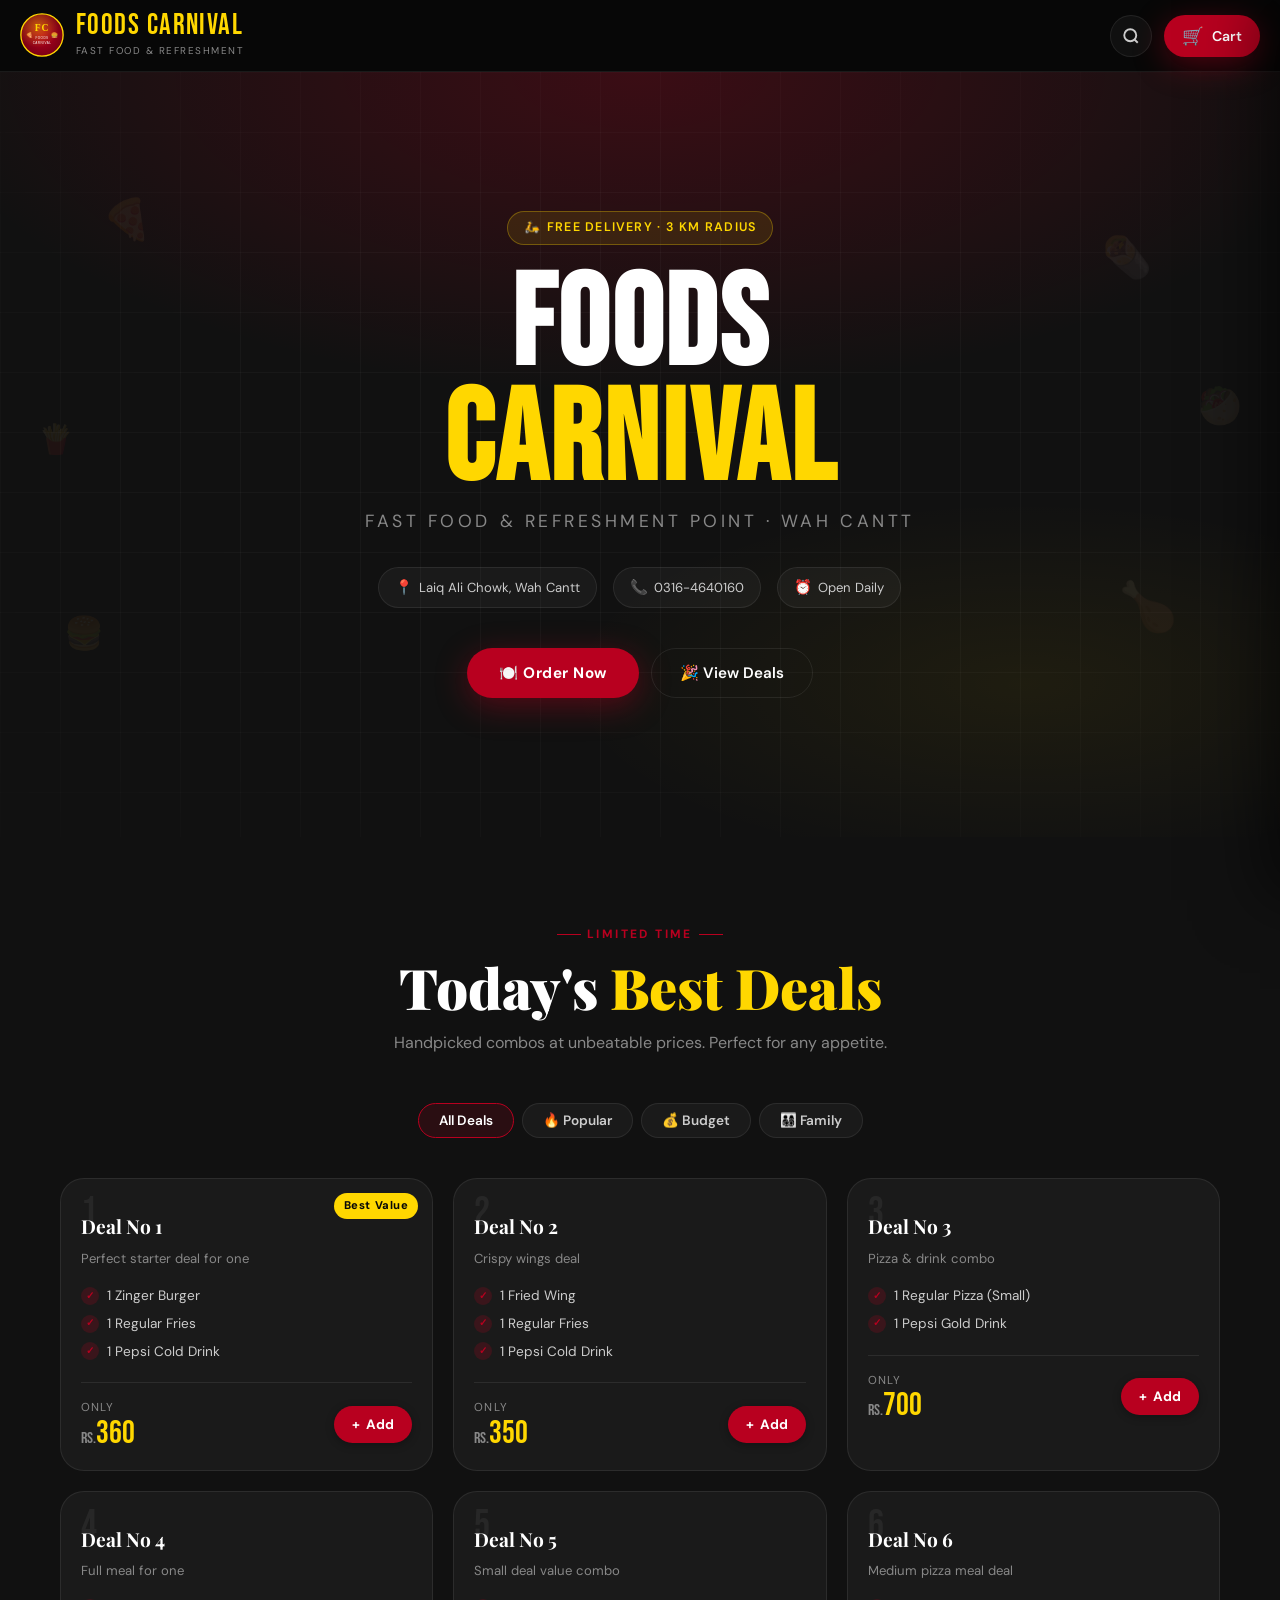
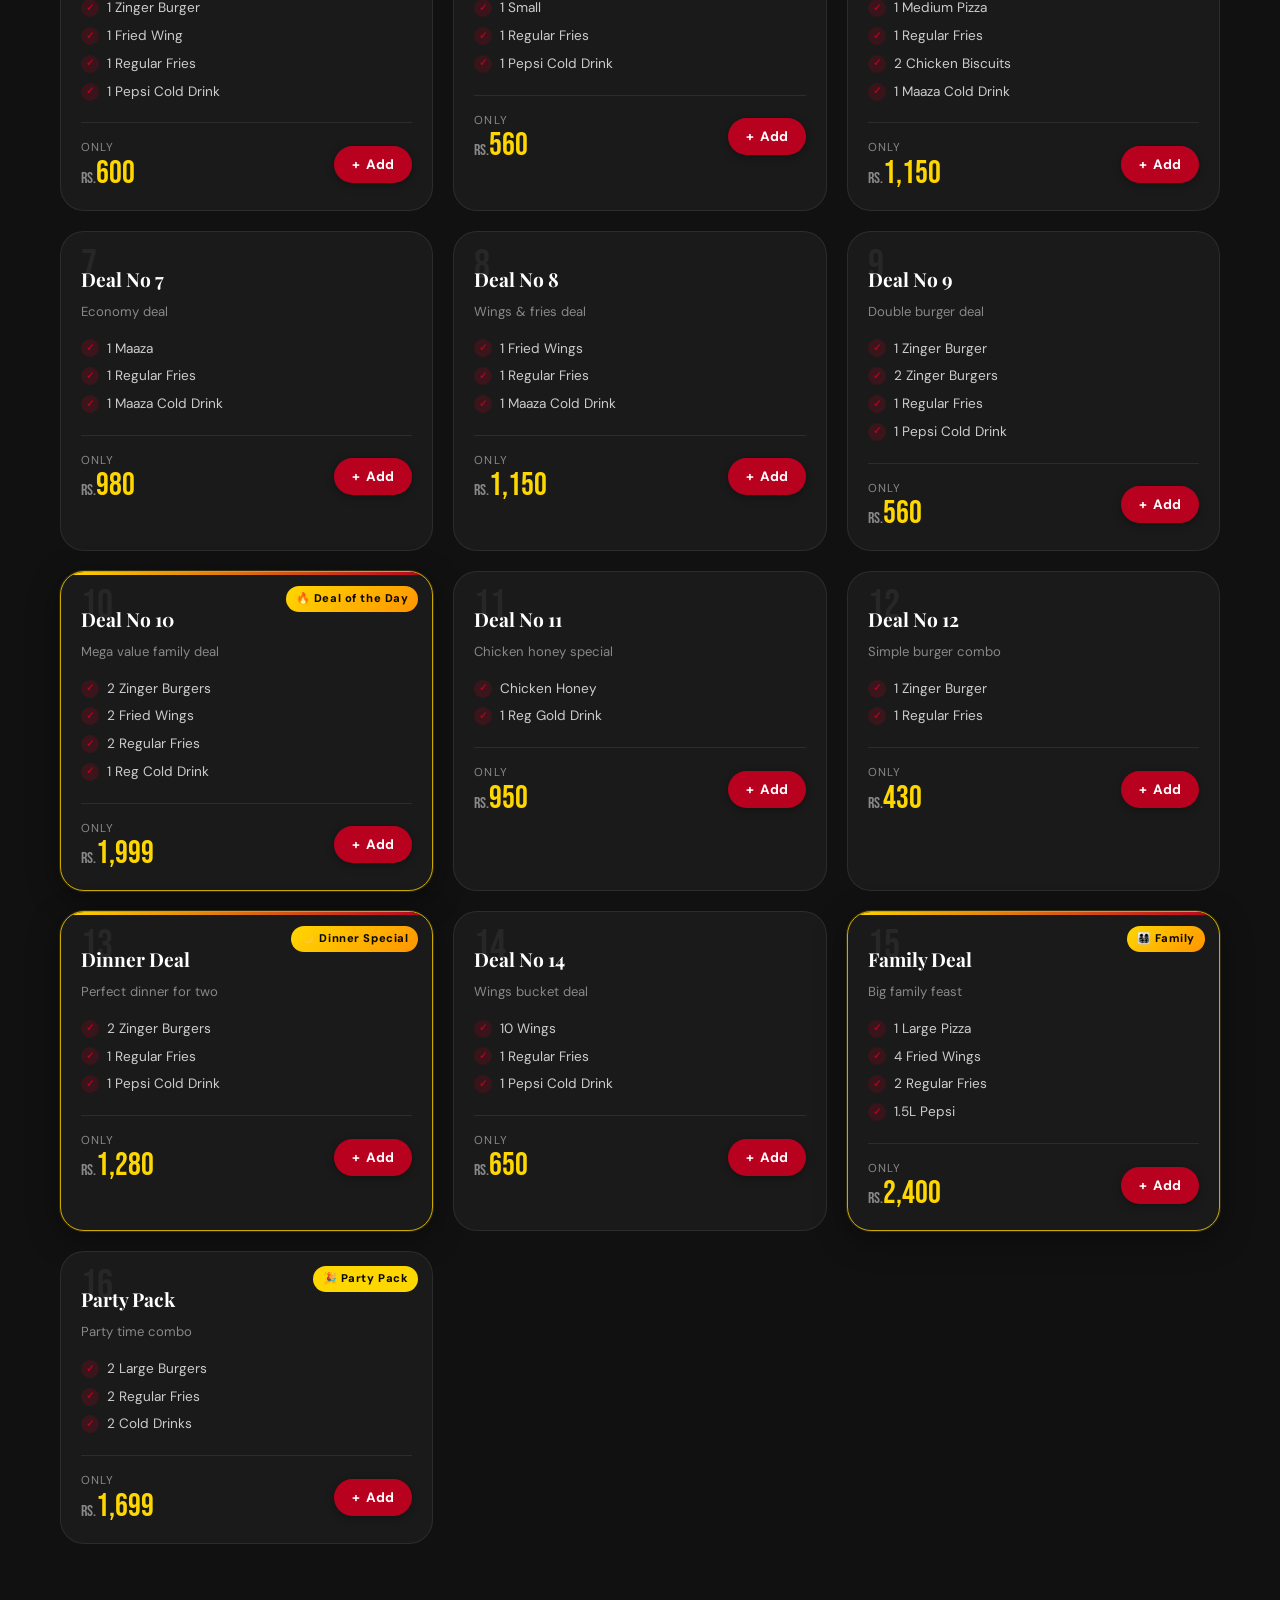
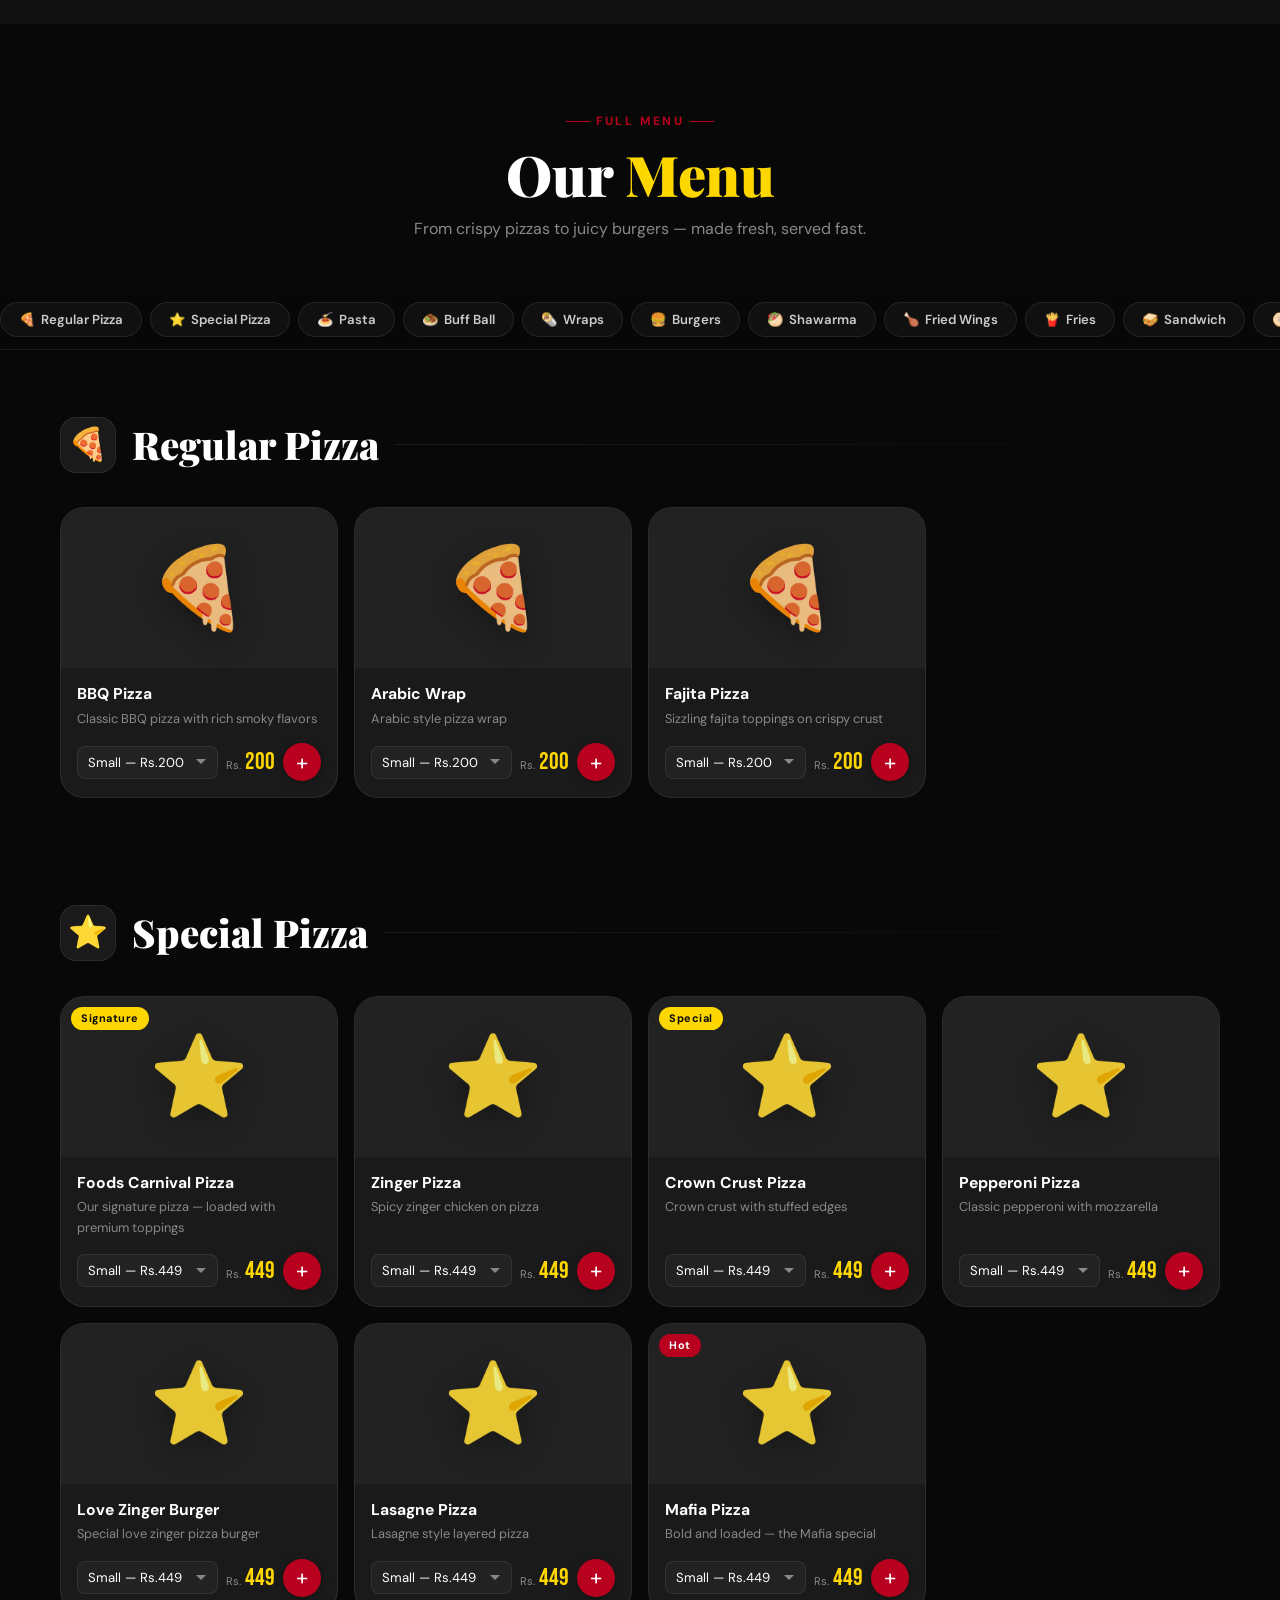
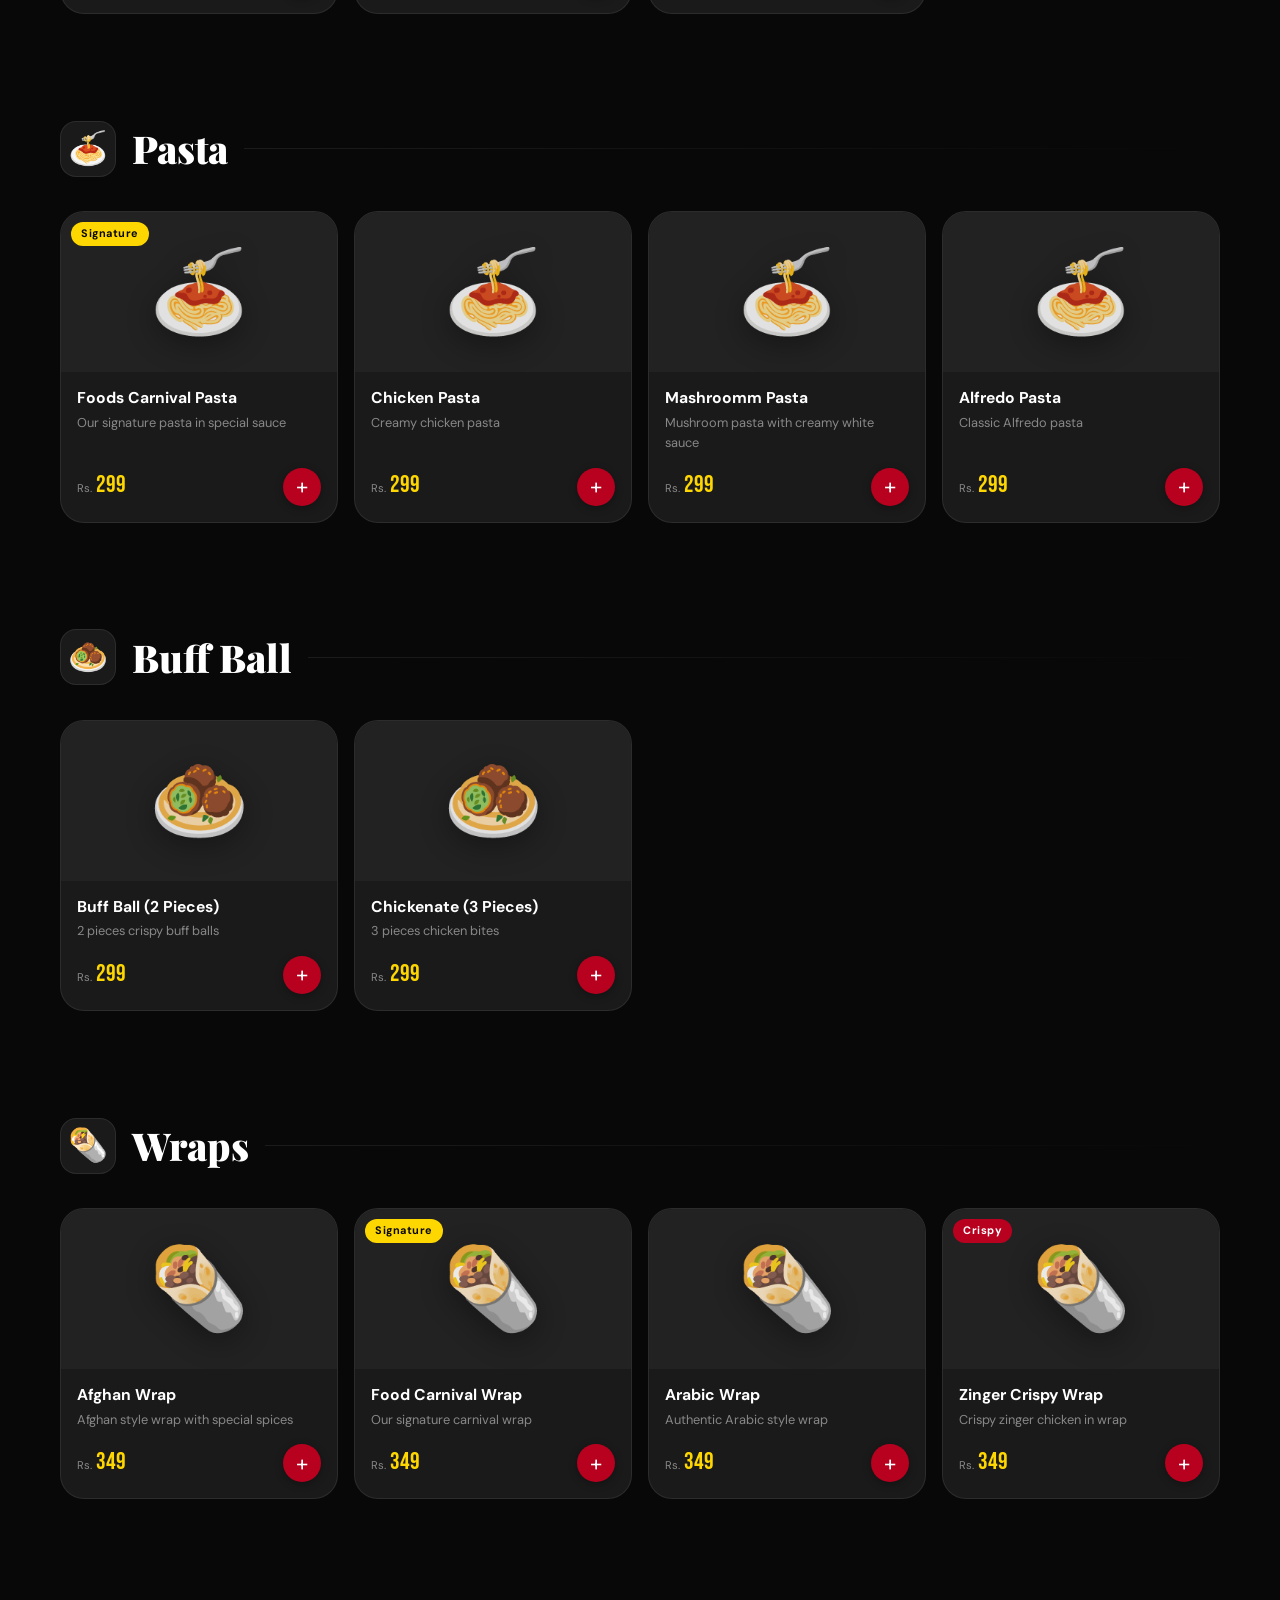
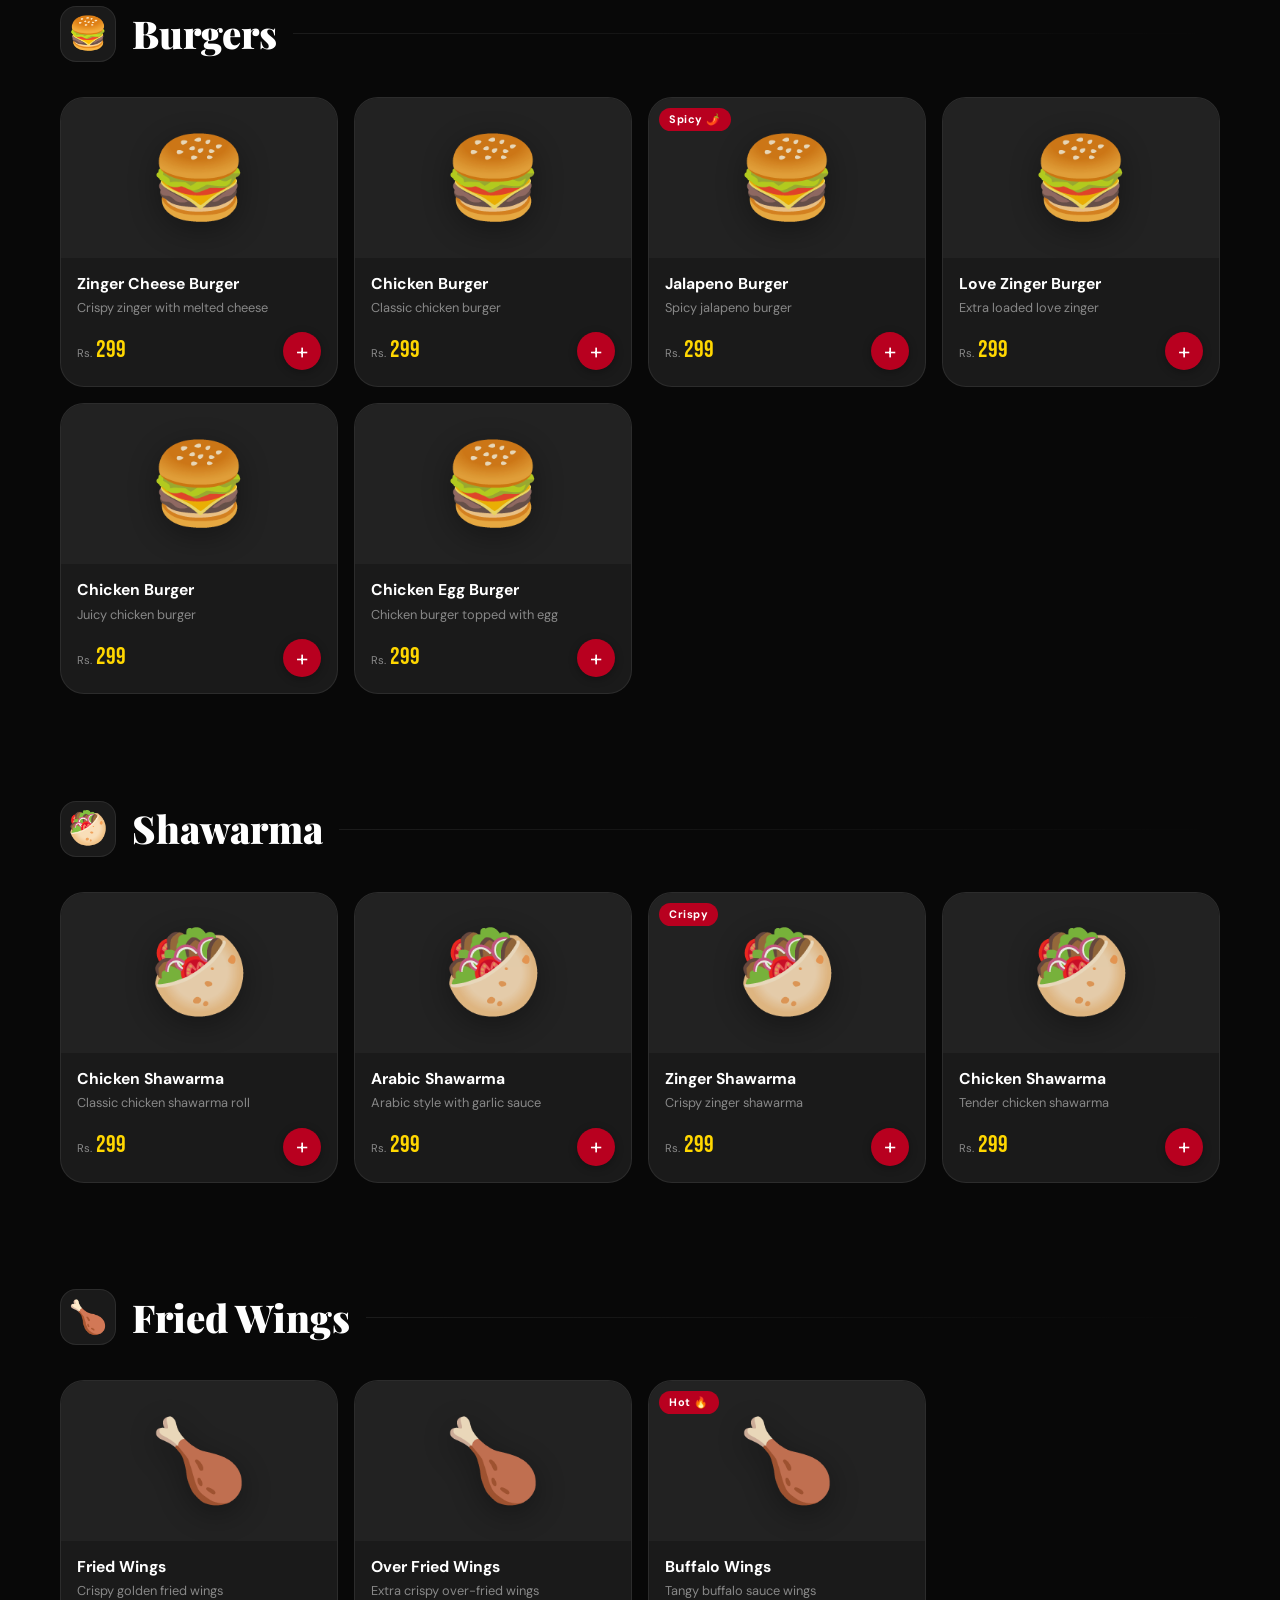
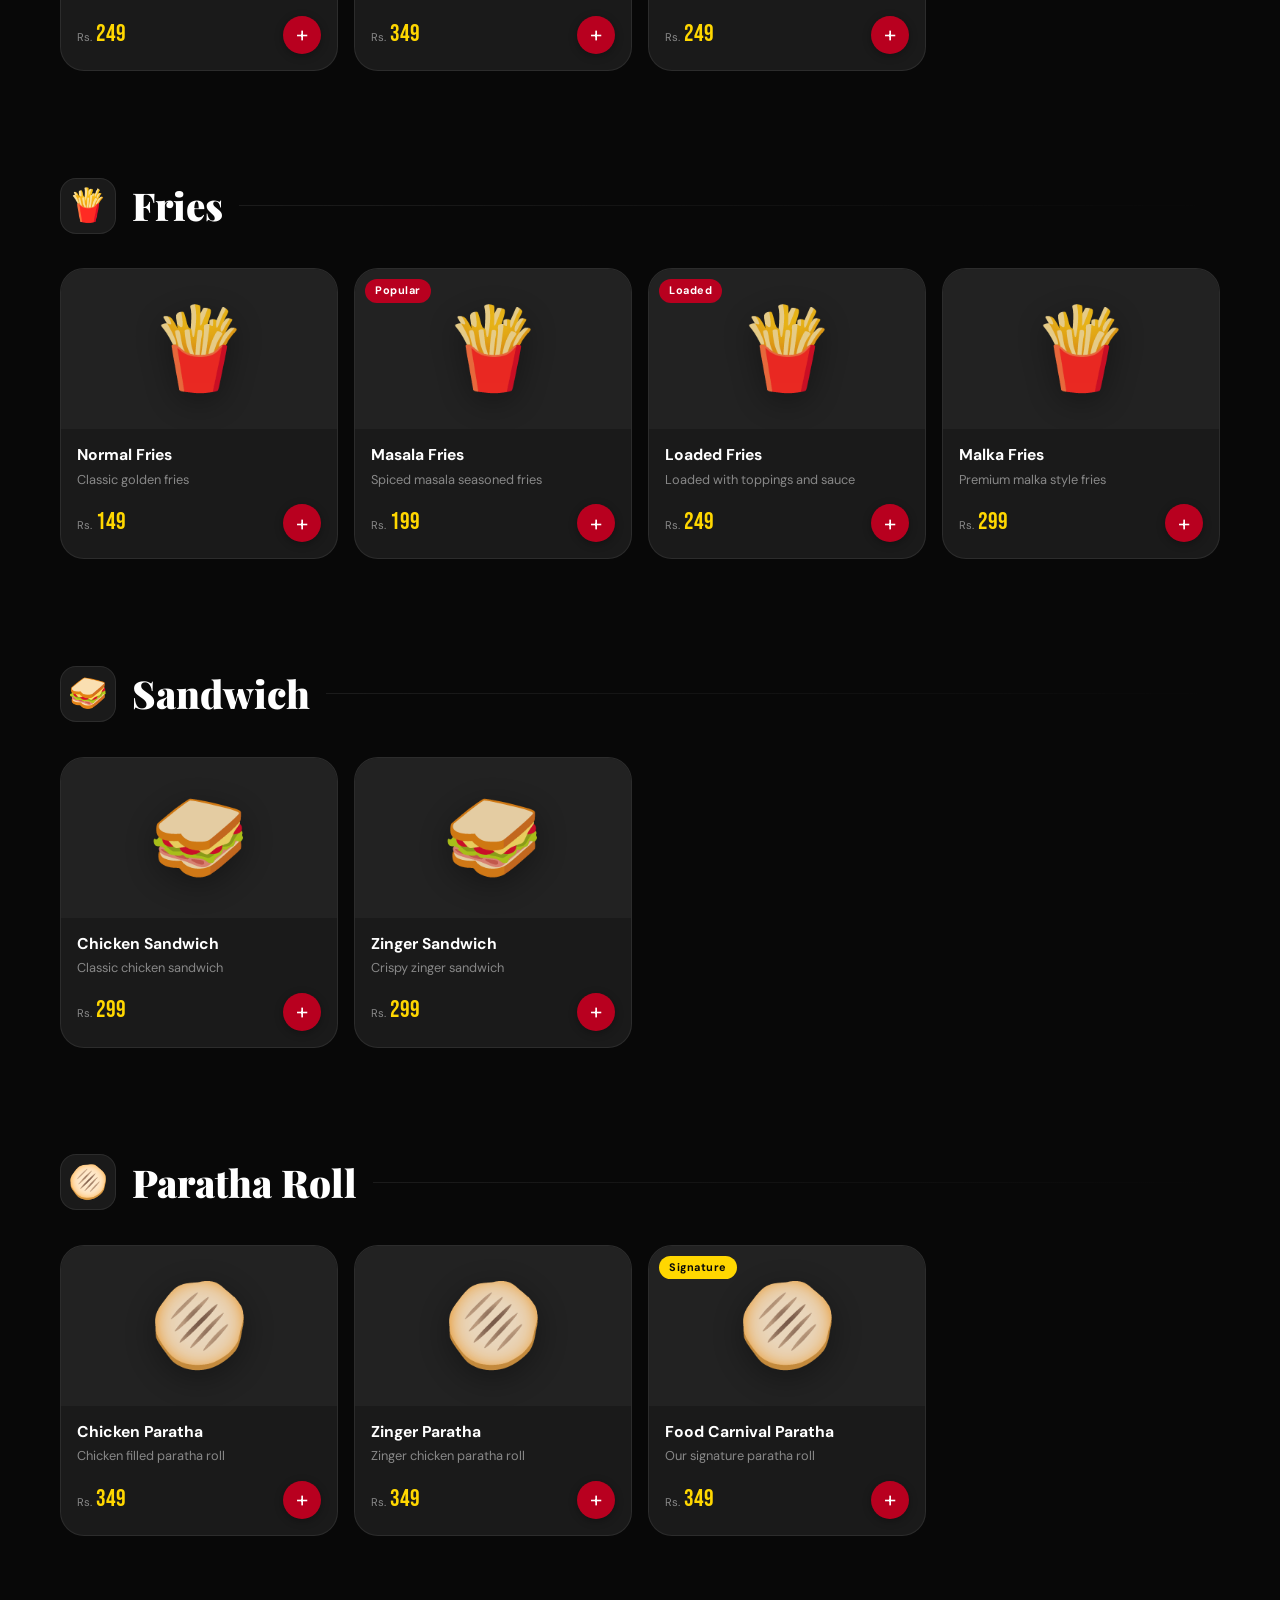
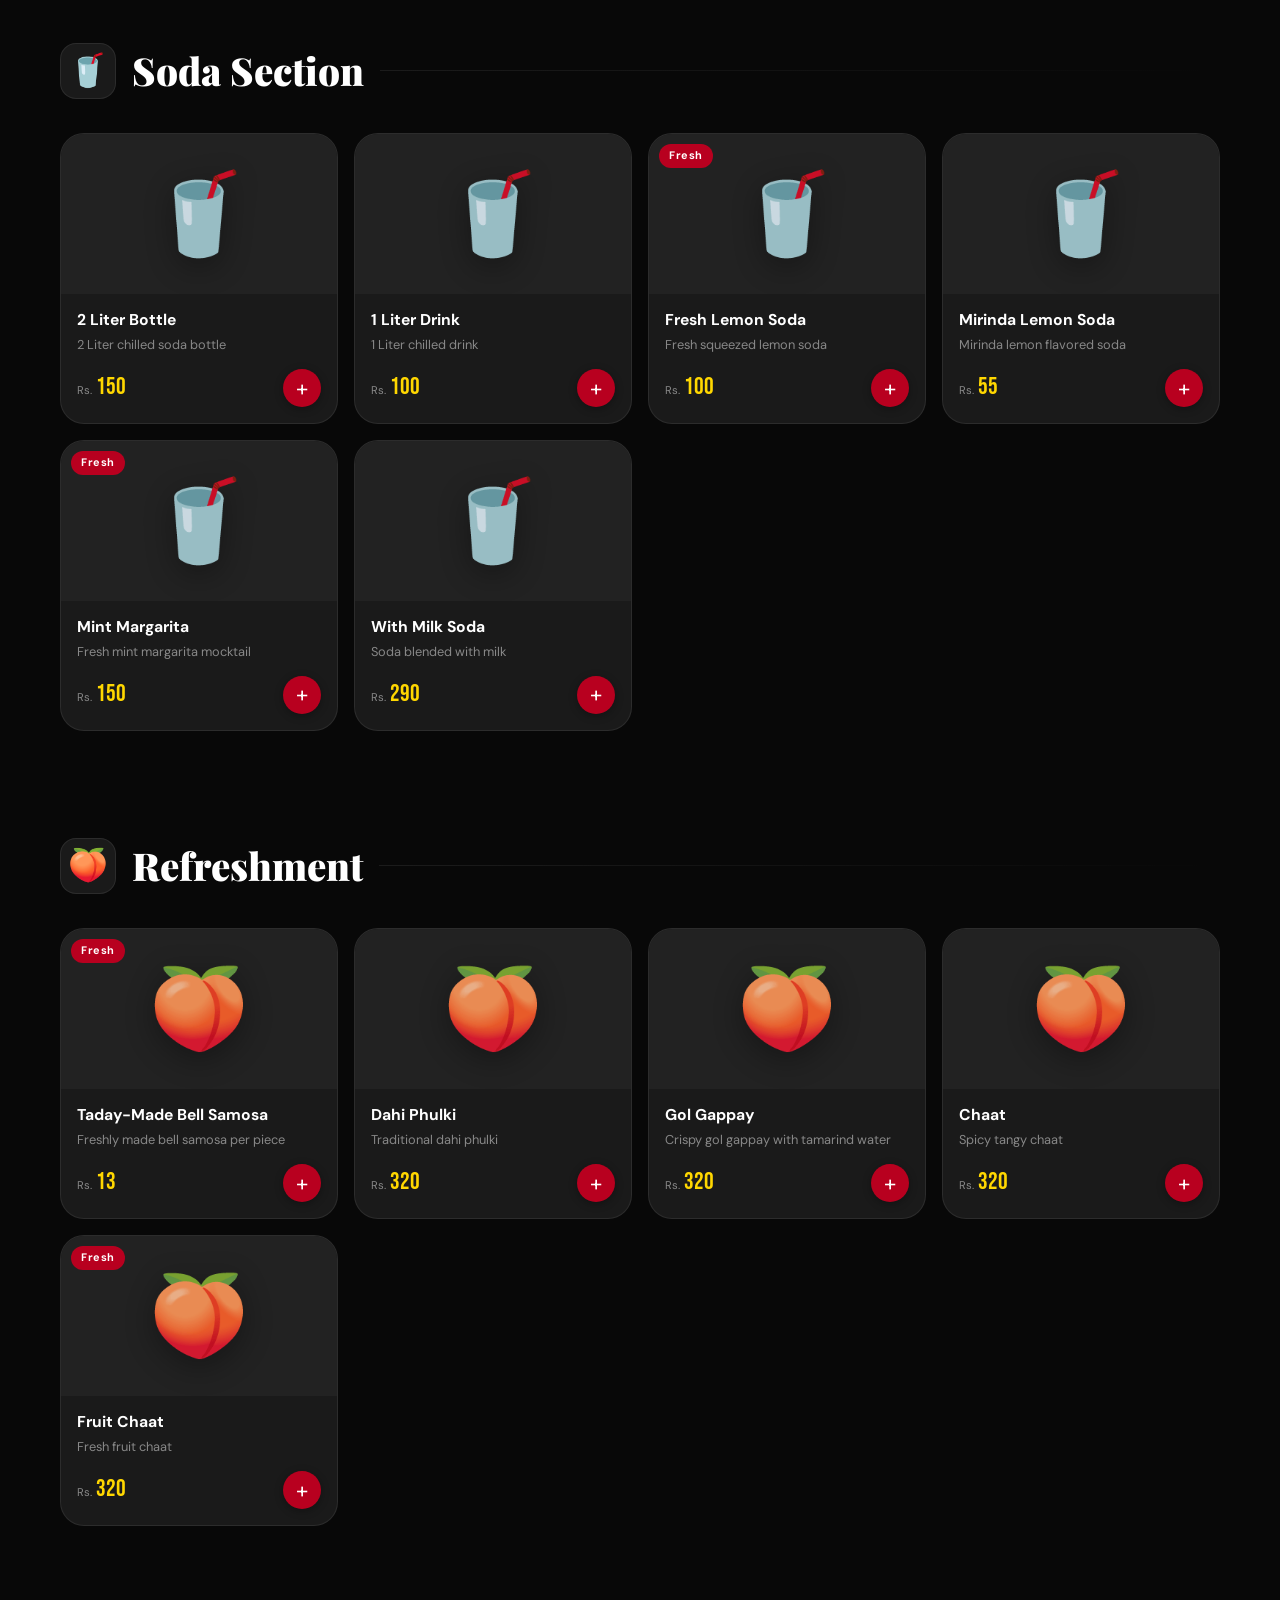
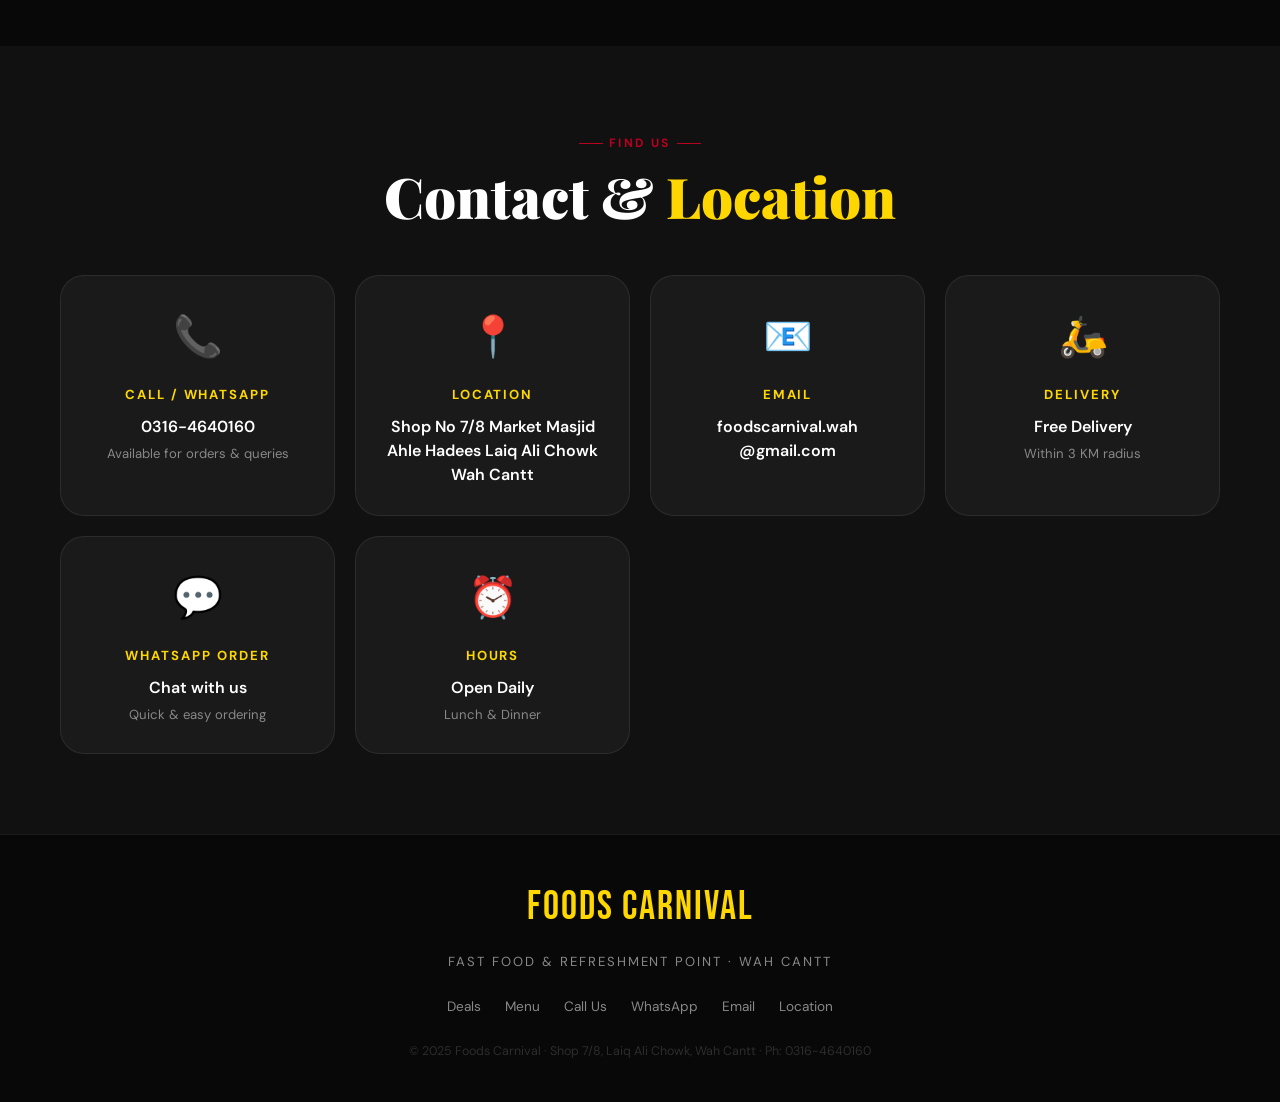
<file: index.html>
<!DOCTYPE html>
<html lang="en" dir="ltr">
<head>
  <meta charset="UTF-8" />
  <meta name="viewport" content="width=device-width, initial-scale=1.0, viewport-fit=cover" />
  <meta name="theme-color" content="#B8001F" />
  <meta name="description" content="Foods Carnival — Fast Food & Refreshment Point. Order online from Wah Cantt. Pizza, Burgers, Wraps, Deals & more. Call/WhatsApp: 0316-4640160" />
  <meta name="keywords" content="foods carnival, fast food wah cantt, pizza, burgers, wraps, deals, online order" />
  <meta name="author" content="Foods Carnival" />
  <meta property="og:title" content="Foods Carnival — Order Online" />
  <meta property="og:description" content="Fast Food & Refreshment Point. Pizza, Burgers, Wraps & Deals. Wah Cantt." />
  <meta property="og:type" content="restaurant.restaurant" />
  <meta name="apple-mobile-web-app-capable" content="yes" />
  <meta name="apple-mobile-web-app-status-bar-style" content="black-translucent" />
  <meta name="apple-mobile-web-app-title" content="Foods Carnival" />
  <link rel="icon" type="image/svg+xml" href="favicon.svg" />
  <link rel="manifest" href="manifest.json" />
  <link rel="preconnect" href="https://fonts.googleapis.com" crossorigin />
  <link rel="dns-prefetch" href="https://fonts.googleapis.com" />
  <!-- Fonts with display=swap for slow connections -->
  <link href="https://fonts.googleapis.com/css2?family=Playfair+Display:wght@700;900&family=DM+Sans:wght@300;400;500;600;700&family=Bebas+Neue&display=swap" rel="stylesheet" />
  <link rel="stylesheet" href="style.css" />
  <title>Foods Carnival — Fast Food & Refreshment Point | Wah Cantt</title>
</head>
<body>

<!-- Skip Navigation (Accessibility) -->
<a href="#menu-section" class="skip-link">Skip to Menu</a>

<!-- Offline Banner -->
<div id="offline-banner" class="offline-banner" role="alert" aria-live="assertive">
  <span>📡</span> You're offline — Menu still available!
</div>

<!-- ─── HEADER ─────────────────────────────────────────────── -->
<header class="site-header" role="banner">
  <a href="#" class="logo-wrap" aria-label="Foods Carnival Home">
    <div class="logo-icon">
      <img src="favicon.svg" alt="Foods Carnival Logo" width="44" height="44"
        loading="eager" decoding="async" />
    </div>
    <div class="logo-text">
      <span class="logo-name" aria-label="Foods Carnival">FOODS CARNIVAL</span>
      <span class="logo-sub" aria-hidden="true">Fast Food &amp; Refreshment</span>
    </div>
  </a>

  <nav class="header-actions" role="navigation" aria-label="Site actions">
    <button id="search-btn" class="btn-search" aria-label="Search menu (press /)">
      <svg width="18" height="18" viewBox="0 0 24 24" fill="none" stroke="currentColor" stroke-width="2.5" aria-hidden="true">
        <circle cx="11" cy="11" r="8"/><path d="m21 21-4.35-4.35"/>
      </svg>
    </button>
    <button id="cart-btn" class="cart-btn" aria-label="Open cart" aria-haspopup="dialog">
      <span class="cart-icon" aria-hidden="true">🛒</span>
      <span class="cart-label">Cart</span>
      <span id="cart-count" class="cart-count" aria-live="polite" aria-label="items in cart">0</span>
    </button>
  </nav>
</header>

<!-- ─── SEARCH OVERLAY ────────────────────────────────────── -->
<div id="search-overlay" class="search-overlay" role="dialog" aria-modal="true" aria-label="Search">
  <div class="search-box" role="search">
    <svg width="20" height="20" viewBox="0 0 24 24" fill="none" stroke="currentColor" stroke-width="2.5" aria-hidden="true">
      <circle cx="11" cy="11" r="8"/><path d="m21 21-4.35-4.35"/>
    </svg>
    <input id="search-input" type="search" placeholder="Search pizza, burgers, deals…"
      aria-label="Search menu items" autocomplete="off" autocorrect="off" spellcheck="false" />
    <button id="search-close-btn" class="search-close" aria-label="Close search">✕</button>
  </div>
  <div id="search-results" class="search-results" role="listbox" aria-label="Search results"></div>
</div>

<!-- ─── HERO ──────────────────────────────────────────────── -->
<main id="main-content">
<section class="hero" aria-label="Welcome to Foods Carnival">
  <div class="hero-bg" aria-hidden="true"></div>
  <div class="hero-grid" aria-hidden="true"></div>

  <!-- Floating decoration -->
  <div class="hero-floats" aria-hidden="true">
    <span class="float-item">🍕</span>
    <span class="float-item">🍔</span>
    <span class="float-item">🌯</span>
    <span class="float-item">🍗</span>
    <span class="float-item">🍟</span>
    <span class="float-item">🥙</span>
  </div>

  <div class="hero-inner">
    <div class="hero-badge">
      <span>🛵</span> Free Delivery · 3 KM Radius
    </div>
    <h1 class="hero-title">
      FOODS<span class="hero-title-accent">CARNIVAL</span>
    </h1>
    <p class="hero-tagline">Fast Food &amp; Refreshment Point · Wah Cantt</p>

    <div class="hero-info-row" role="list">
      <div class="hero-info-chip" role="listitem">
        <span class="chip-icon" aria-hidden="true">📍</span>
        <span>Laiq Ali Chowk, Wah Cantt</span>
      </div>
      <div class="hero-info-chip" role="listitem">
        <span class="chip-icon" aria-hidden="true">📞</span>
        <a href="tel:+923164640160" aria-label="Call 0316-4640160">0316-4640160</a>
      </div>
      <div class="hero-info-chip" role="listitem">
        <span class="chip-icon" aria-hidden="true">⏰</span>
        <span>Open Daily</span>
      </div>
    </div>

    <div class="hero-cta-row">
      <button id="hero-order-btn" class="btn-primary" aria-label="Order food now">
        🍽️ Order Now
      </button>
      <button id="hero-deals-btn" class="btn-secondary" aria-label="View today's deals">
        🎉 View Deals
      </button>
    </div>
  </div>
</section>

<!-- ─── DEALS SECTION ─────────────────────────────────────── -->
<section id="deals-section" class="section" aria-labelledby="deals-title">
  <div class="section-header">
    <p class="section-eyebrow" aria-hidden="true">Limited Time</p>
    <h2 class="section-title" id="deals-title">Today's <span>Best Deals</span></h2>
    <p class="section-desc">Handpicked combos at unbeatable prices. Perfect for any appetite.</p>
  </div>

  <div class="deals-filter" role="group" aria-label="Filter deals">
    <button class="deals-filter-btn active" data-filter="all" aria-pressed="true">All Deals</button>
    <button class="deals-filter-btn" data-filter="popular" aria-pressed="false">🔥 Popular</button>
    <button class="deals-filter-btn" data-filter="budget" aria-pressed="false">💰 Budget</button>
    <button class="deals-filter-btn" data-filter="family" aria-pressed="false">👨‍👩‍👧‍👦 Family</button>
  </div>

  <div id="deals-grid" class="deals-grid" role="list" aria-label="Available deals"></div>
</section>

<!-- ─── MENU SECTION ──────────────────────────────────────── -->
<section id="menu-section" class="section" aria-labelledby="menu-title">
  <div class="section-header">
    <p class="section-eyebrow" aria-hidden="true">Full Menu</p>
    <h2 class="section-title" id="menu-title">Our <span>Menu</span></h2>
    <p class="section-desc">From crispy pizzas to juicy burgers — made fresh, served fast.</p>
  </div>

  <!-- Sticky Category Nav -->
  <nav class="category-nav-wrap" aria-label="Menu categories">
    <div id="category-nav" class="category-nav" role="tablist"></div>
  </nav>

  <!-- Menu content -->
  <div id="menu-container" aria-label="Menu items"></div>
</section>

<!-- ─── INFO SECTION ──────────────────────────────────────── -->
<section id="info-section" class="section" aria-labelledby="info-title">
  <div class="section-header">
    <p class="section-eyebrow" aria-hidden="true">Find Us</p>
    <h2 class="section-title" id="info-title">Contact &amp; <span>Location</span></h2>
  </div>
  <div class="info-grid">
    <div class="info-card">
      <span class="info-card-icon" aria-hidden="true">📞</span>
      <div class="info-card-title">Call / WhatsApp</div>
      <div class="info-card-value">
        <a href="tel:+923164640160" aria-label="Call 0316-4640160">0316-4640160</a>
      </div>
      <div class="info-card-sub">Available for orders &amp; queries</div>
    </div>
    <div class="info-card">
      <span class="info-card-icon" aria-hidden="true">📍</span>
      <div class="info-card-title">Location</div>
      <div class="info-card-value">Shop No 7/8 Market Masjid<br/>Ahle Hadees Laiq Ali Chowk<br/>Wah Cantt</div>
    </div>
    <div class="info-card">
      <span class="info-card-icon" aria-hidden="true">📧</span>
      <div class="info-card-title">Email</div>
      <div class="info-card-value">
        <a href="mailto:foodscarnival.wah@gmail.com" aria-label="Email Foods Carnival">foodscarnival.wah<br/>@gmail.com</a>
      </div>
    </div>
    <div class="info-card">
      <span class="info-card-icon" aria-hidden="true">🛵</span>
      <div class="info-card-title">Delivery</div>
      <div class="info-card-value">Free Delivery</div>
      <div class="info-card-sub">Within 3 KM radius</div>
    </div>
    <div class="info-card">
      <span class="info-card-icon" aria-hidden="true">💬</span>
      <div class="info-card-title">WhatsApp Order</div>
      <div class="info-card-value">
        <a href="https://wa.me/923164640160" target="_blank" rel="noopener noreferrer"
          aria-label="Order via WhatsApp">Chat with us</a>
      </div>
      <div class="info-card-sub">Quick &amp; easy ordering</div>
    </div>
    <div class="info-card">
      <span class="info-card-icon" aria-hidden="true">⏰</span>
      <div class="info-card-title">Hours</div>
      <div class="info-card-value">Open Daily</div>
      <div class="info-card-sub">Lunch &amp; Dinner</div>
    </div>
  </div>
</section>
</main>

<!-- ─── FOOTER ─────────────────────────────────────────────── -->
<footer class="site-footer" role="contentinfo">
  <div class="footer-logo" aria-label="Foods Carnival">FOODS CARNIVAL</div>
  <p class="footer-tagline">Fast Food &amp; Refreshment Point · Wah Cantt</p>
  <nav class="footer-links" aria-label="Footer navigation">
    <a href="#deals-section">Deals</a>
    <a href="#menu-section">Menu</a>
    <a href="tel:+923164640160" aria-label="Call us">Call Us</a>
    <a href="https://wa.me/923164640160" target="_blank" rel="noopener noreferrer" aria-label="WhatsApp">WhatsApp</a>
    <a href="mailto:foodscarnival.wah@gmail.com" aria-label="Email us">Email</a>
    <a href="#info-section">Location</a>
  </nav>
  <p class="footer-copy">
    © 2025 Foods Carnival · Shop 7/8, Laiq Ali Chowk, Wah Cantt · Ph: 0316-4640160
  </p>
</footer>

<!-- ─── CART OVERLAY & DRAWER ─────────────────────────────── -->
<div id="cart-overlay" class="cart-overlay" role="presentation" aria-hidden="true"></div>

<aside id="cart-drawer" class="cart-drawer" role="dialog" aria-modal="true" aria-label="Your order cart">
  <div class="cart-drawer-header">
    <h2 class="cart-drawer-title">
      <span aria-hidden="true">🛒</span>
      Your Order
      <span class="cart-item-count-label" id="cart-item-label" aria-live="polite"></span>
    </h2>
    <button id="cart-close" class="cart-close" aria-label="Close cart">✕</button>
  </div>

  <!-- Cart Items -->
  <div id="cart-items" class="cart-items" role="list" aria-label="Cart items" aria-live="polite"></div>

  <!-- Empty state -->
  <div id="cart-empty" class="cart-empty" aria-live="polite">
    <div class="cart-empty-icon" aria-hidden="true">🛒</div>
    <h3>Your cart is empty</h3>
    <p>Add some delicious items from our menu!</p>
  </div>

  <!-- Customer Info Form -->
  <div id="cart-form-wrap" class="cart-form-wrap hidden">
    <p class="form-section-label">Delivery Details</p>
    <div class="form-group">
      <label for="cust-name">Your Name <span aria-hidden="true">*</span></label>
      <input type="text" id="cust-name" class="form-control" placeholder="e.g. Ali Khan"
        required autocomplete="name" aria-required="true" />
    </div>
    <div class="form-row">
      <div class="form-group">
        <label for="cust-phone">Phone / WhatsApp <span aria-hidden="true">*</span></label>
        <input type="tel" id="cust-phone" class="form-control" placeholder="0300-0000000"
          required autocomplete="tel" aria-required="true" inputmode="tel" />
      </div>
      <div class="form-group">
        <label for="cust-orderType">Order Type</label>
        <select id="cust-orderType" class="form-control" aria-label="Select order type">
          <option value="delivery">🛵 Delivery</option>
          <option value="pickup">🏪 Pickup</option>
        </select>
      </div>
    </div>
    <div class="form-group">
      <label for="cust-address">Delivery Address <span aria-hidden="true">*</span></label>
      <input type="text" id="cust-address" class="form-control"
        placeholder="House #, Street, Area, Wah Cantt"
        autocomplete="street-address" aria-required="true" />
    </div>
    <div class="form-group">
      <label for="cust-notes">Special Instructions (optional)</label>
      <textarea id="cust-notes" class="form-control" rows="2"
        placeholder="Extra spicy? No onions? Let us know…"></textarea>
    </div>
  </div>

  <!-- Bill Summary -->
  <div id="cart-summary" class="cart-summary hidden" aria-label="Order bill summary" aria-live="polite"></div>

  <!-- Checkout Buttons -->
  <div class="cart-summary" style="padding-top:0;border-top:none;" id="cart-cta-wrap">
    <button id="btn-checkout" class="btn-checkout" disabled
      aria-label="Place order via WhatsApp and Email">
      <span aria-hidden="true">✅</span> Place Order
    </button>
    <button id="btn-whatsapp" class="btn-whatsapp" disabled
      aria-label="Order via WhatsApp only">
      <svg width="18" height="18" viewBox="0 0 24 24" fill="currentColor" aria-hidden="true">
        <path d="M17.472 14.382c-.297-.149-1.758-.867-2.03-.967-.273-.099-.471-.148-.67.15-.197.297-.767.966-.94 1.164-.173.199-.347.223-.644.075-.297-.15-1.255-.463-2.39-1.475-.883-.788-1.48-1.761-1.653-2.059-.173-.297-.018-.458.13-.606.134-.133.298-.347.446-.52.149-.174.198-.298.298-.497.099-.198.05-.371-.025-.52-.075-.149-.669-1.612-.916-2.207-.242-.579-.487-.5-.669-.51-.173-.008-.371-.01-.57-.01-.198 0-.52.074-.792.372-.272.297-1.04 1.016-1.04 2.479 0 1.462 1.065 2.875 1.213 3.074.149.198 2.096 3.2 5.077 4.487.709.306 1.262.489 1.694.625.712.227 1.36.195 1.871.118.571-.085 1.758-.719 2.006-1.413.248-.694.248-1.289.173-1.413-.074-.124-.272-.198-.57-.347z"/>
        <path d="M12.004 2.003C6.477 2.003 2.003 6.477 2.003 12c0 1.784.468 3.454 1.284 4.897L2 22.003l5.234-1.268A9.956 9.956 0 0 0 12.004 22c5.523 0 9.997-4.477 9.997-9.997 0-5.523-4.474-9.997-9.997-10z"/>
      </svg>
      WhatsApp Order
    </button>
  </div>
</aside>

<!-- ─── SUCCESS MODAL ──────────────────────────────────────── -->
<div id="success-modal-overlay" class="modal-overlay" role="dialog"
  aria-modal="true" aria-labelledby="success-modal-title">
  <div class="modal">
    <div class="modal-icon" aria-hidden="true">🎉</div>
    <h2 class="modal-title" id="success-modal-title">Order Placed!</h2>
    <p class="modal-desc">
      Your order has been sent to us via WhatsApp &amp; Email.<br/>
      We'll confirm it shortly.<br/>
      <strong>📞 0316-4640160</strong>
    </p>
    <div class="modal-actions">
      <button id="modal-new-order-btn" class="btn-primary" aria-label="Place a new order">
        🍽️ New Order
      </button>
      <button id="modal-close-btn" class="btn-secondary" aria-label="Close">
        Close
      </button>
    </div>
  </div>
</div>

<!-- ─── TOAST CONTAINER ───────────────────────────────────── -->
<div id="toast-container" class="toast-container" role="status" aria-live="polite" aria-atomic="true"></div>

<!-- ─── SCRIPTS ────────────────────────────────────────────── -->
<!-- Data first, then app -->
<script src="data.js"></script>
<script src="app.js"></script>

</body>
</html>
</file>
<file: style.css>
/* ============================================================
   FOODS CARNIVAL - Premium Design System
   Inspired by Apple's attention to detail, optimized for
   slow connections with CSS-only animations & no external deps
   ============================================================ */

@import url('https://fonts.googleapis.com/css2?family=Playfair+Display:wght@700;900&family=DM+Sans:wght@300;400;500;600;700&family=Bebas+Neue&display=swap');

/* ─── Design Tokens ─────────────────────────────────────── */
:root {
  --red:        #B8001F;
  --red-deep:   #7a0015;
  --red-light:  #e8002a;
  --gold:       #FFD700;
  --gold-dim:   #c9a800;
  --black:      #080808;
  --dark:       #111111;
  --dark-2:     #1a1a1a;
  --dark-3:     #222222;
  --dark-4:     #2d2d2d;
  --gray:       #888888;
  --gray-light: #cccccc;
  --white:      #ffffff;
  --surface:    rgba(255,255,255,0.04);
  --border:     rgba(255,255,255,0.08);
  --border-gold:rgba(255,215,0,0.2);

  --font-display: 'Bebas Neue', 'Playfair Display', serif;
  --font-serif:   'Playfair Display', Georgia, serif;
  --font-body:    'DM Sans', -apple-system, sans-serif;

  --radius-sm:  8px;
  --radius-md:  16px;
  --radius-lg:  24px;
  --radius-xl:  36px;
  --radius-full:9999px;

  --shadow-sm:  0 2px 8px rgba(0,0,0,0.3);
  --shadow-md:  0 8px 32px rgba(0,0,0,0.4);
  --shadow-lg:  0 20px 60px rgba(0,0,0,0.5);
  --shadow-red: 0 8px 32px rgba(184,0,31,0.4);
  --shadow-gold:0 8px 32px rgba(255,215,0,0.2);

  --transition: all 0.25s cubic-bezier(0.4,0,0.2,1);
  --transition-slow: all 0.4s cubic-bezier(0.4,0,0.2,1);

  --header-h: 72px;
  --cart-bar-h: 64px;
}

/* ─── Reset & Base ──────────────────────────────────────── */
*, *::before, *::after {
  box-sizing: border-box;
  margin: 0;
  padding: 0;
  -webkit-tap-highlight-color: transparent;
}
html {
  font-size: 16px;
  scroll-behavior: smooth;
  -webkit-text-size-adjust: 100%;
}
body {
  font-family: var(--font-body);
  background: var(--black);
  color: var(--white);
  line-height: 1.6;
  overflow-x: hidden;
  min-height: 100vh;
}
img {
  max-width: 100%;
  display: block;
}
button {
  cursor: pointer;
  border: none;
  background: none;
  font-family: inherit;
}
a {
  text-decoration: none;
  color: inherit;
}

/* ─── Scrollbar ─────────────────────────────────────────── */
::-webkit-scrollbar { width: 6px; height: 6px; }
::-webkit-scrollbar-track { background: var(--dark); }
::-webkit-scrollbar-thumb { background: var(--red); border-radius: 3px; }

/* ─── Selection ─────────────────────────────────────────── */
::selection { background: var(--red); color: var(--white); }

/* ─── Skip Link (Accessibility) ─────────────────────────── */
.skip-link {
  position: fixed;
  top: -100px;
  left: 16px;
  z-index: 10000;
  padding: 12px 20px;
  background: var(--gold);
  color: var(--black);
  font-weight: 700;
  border-radius: var(--radius-md);
  transition: top 0.2s;
}
.skip-link:focus { top: 16px; }

/* ─── Header ────────────────────────────────────────────── */
.site-header {
  position: sticky;
  top: 0;
  z-index: 900;
  height: var(--header-h);
  background: rgba(8,8,8,0.95);
  backdrop-filter: blur(20px);
  -webkit-backdrop-filter: blur(20px);
  border-bottom: 1px solid var(--border);
  display: flex;
  align-items: center;
  justify-content: space-between;
  padding: 0 20px;
}
.logo-wrap {
  display: flex;
  align-items: center;
  gap: 12px;
}
.logo-icon {
  width: 44px;
  height: 44px;
  border-radius: 12px;
  overflow: hidden;
  flex-shrink: 0;
}
.logo-text {
  display: flex;
  flex-direction: column;
}
.logo-name {
  font-family: var(--font-display);
  font-size: 1.5rem;
  letter-spacing: 0.05em;
  color: var(--gold);
  line-height: 1;
}
.logo-sub {
  font-size: 0.62rem;
  color: var(--gray);
  letter-spacing: 0.15em;
  text-transform: uppercase;
  margin-top: 2px;
}
.header-actions {
  display: flex;
  align-items: center;
  gap: 12px;
}
.btn-search {
  width: 42px;
  height: 42px;
  border-radius: 50%;
  background: var(--surface);
  border: 1px solid var(--border);
  display: flex;
  align-items: center;
  justify-content: center;
  color: var(--gray-light);
  transition: var(--transition);
  font-size: 1.1rem;
}
.btn-search:hover, .btn-search:focus {
  background: var(--dark-3);
  color: var(--white);
  outline: 2px solid var(--gold);
  outline-offset: 2px;
}
.cart-btn {
  position: relative;
  display: flex;
  align-items: center;
  gap: 8px;
  padding: 10px 18px;
  background: var(--red);
  border-radius: var(--radius-full);
  font-weight: 600;
  font-size: 0.88rem;
  color: var(--white);
  transition: var(--transition);
  box-shadow: var(--shadow-red);
}
.cart-btn:hover, .cart-btn:focus {
  background: var(--red-light);
  transform: translateY(-1px);
  box-shadow: 0 12px 40px rgba(184,0,31,0.5);
  outline: none;
}
.cart-btn:focus { outline: 2px solid var(--gold); outline-offset: 2px; }
.cart-count {
  position: absolute;
  top: -6px;
  right: -6px;
  min-width: 22px;
  height: 22px;
  background: var(--gold);
  color: var(--black);
  border-radius: 99px;
  font-size: 0.72rem;
  font-weight: 800;
  display: flex;
  align-items: center;
  justify-content: center;
  padding: 0 5px;
  transform: scale(0);
  transition: transform 0.2s cubic-bezier(0.34,1.56,0.64,1);
}
.cart-count.visible { transform: scale(1); }
.cart-icon { font-size: 1.1rem; }
.cart-label { display: none; }

/* ─── Hero Section ──────────────────────────────────────── */
.hero {
  position: relative;
  overflow: hidden;
  min-height: 85svh;
  display: flex;
  align-items: center;
  justify-content: center;
  background: var(--dark);
}
.hero-bg {
  position: absolute;
  inset: 0;
  background:
    radial-gradient(ellipse 80% 60% at 50% 0%, rgba(184,0,31,0.25) 0%, transparent 70%),
    radial-gradient(ellipse 60% 40% at 80% 80%, rgba(255,215,0,0.06) 0%, transparent 60%),
    var(--dark);
}
.hero-grid {
  position: absolute;
  inset: 0;
  background-image:
    linear-gradient(rgba(255,255,255,0.03) 1px, transparent 1px),
    linear-gradient(90deg, rgba(255,255,255,0.03) 1px, transparent 1px);
  background-size: 60px 60px;
  mask-image: radial-gradient(ellipse 80% 80% at center, black 40%, transparent 100%);
}
.hero-inner {
  position: relative;
  z-index: 1;
  text-align: center;
  padding: 48px 24px;
  max-width: 720px;
}
.hero-badge {
  display: inline-flex;
  align-items: center;
  gap: 6px;
  padding: 6px 16px;
  background: rgba(255,215,0,0.1);
  border: 1px solid rgba(255,215,0,0.3);
  border-radius: var(--radius-full);
  font-size: 0.78rem;
  font-weight: 600;
  color: var(--gold);
  letter-spacing: 0.1em;
  text-transform: uppercase;
  margin-bottom: 24px;
  animation: fadeInDown 0.6s ease both;
}
.hero-title {
  font-family: var(--font-display);
  font-size: clamp(3.5rem, 12vw, 8rem);
  line-height: 0.9;
  letter-spacing: 0.02em;
  color: var(--white);
  margin-bottom: 8px;
  animation: fadeInUp 0.6s ease 0.1s both;
}
.hero-title-accent {
  color: var(--gold);
  display: block;
}
.hero-tagline {
  font-size: clamp(0.85rem, 2.5vw, 1.1rem);
  color: var(--gray);
  letter-spacing: 0.2em;
  text-transform: uppercase;
  margin-bottom: 32px;
  animation: fadeInUp 0.6s ease 0.2s both;
}
.hero-info-row {
  display: flex;
  align-items: center;
  justify-content: center;
  flex-wrap: wrap;
  gap: 16px;
  margin-bottom: 40px;
  animation: fadeInUp 0.6s ease 0.3s both;
}
.hero-info-chip {
  display: flex;
  align-items: center;
  gap: 6px;
  padding: 8px 16px;
  background: var(--surface);
  border: 1px solid var(--border);
  border-radius: var(--radius-full);
  font-size: 0.82rem;
  color: var(--gray-light);
}
.hero-info-chip .chip-icon { font-size: 0.9rem; }
.hero-cta-row {
  display: flex;
  gap: 12px;
  justify-content: center;
  flex-wrap: wrap;
  animation: fadeInUp 0.6s ease 0.4s both;
}
.btn-primary {
  display: inline-flex;
  align-items: center;
  gap: 8px;
  padding: 15px 32px;
  background: var(--red);
  color: var(--white);
  font-weight: 700;
  font-size: 0.95rem;
  border-radius: var(--radius-full);
  transition: var(--transition);
  box-shadow: var(--shadow-red);
  letter-spacing: 0.03em;
}
.btn-primary:hover, .btn-primary:focus {
  background: var(--red-light);
  transform: translateY(-2px);
  box-shadow: 0 16px 48px rgba(184,0,31,0.5);
  outline: none;
}
.btn-primary:focus { outline: 2px solid var(--gold); outline-offset: 3px; }
.btn-secondary {
  display: inline-flex;
  align-items: center;
  gap: 8px;
  padding: 14px 28px;
  background: transparent;
  color: var(--white);
  font-weight: 600;
  font-size: 0.95rem;
  border-radius: var(--radius-full);
  border: 1.5px solid var(--border);
  transition: var(--transition);
}
.btn-secondary:hover, .btn-secondary:focus {
  border-color: var(--gold);
  color: var(--gold);
  background: rgba(255,215,0,0.05);
  outline: none;
}
.btn-secondary:focus { outline: 2px solid var(--gold); outline-offset: 3px; }

/* floating food emojis decoration */
.hero-floats {
  position: absolute;
  inset: 0;
  pointer-events: none;
  overflow: hidden;
}
.float-item {
  position: absolute;
  font-size: 2.5rem;
  opacity: 0.06;
  animation: floatAnim 8s ease-in-out infinite;
}
.float-item:nth-child(1) { top: 15%; left: 8%; animation-delay: 0s; }
.float-item:nth-child(2) { top: 70%; left: 5%; animation-delay: -2s; font-size: 2rem; }
.float-item:nth-child(3) { top: 20%; right: 10%; animation-delay: -4s; }
.float-item:nth-child(4) { top: 65%; right: 8%; animation-delay: -1s; font-size: 3rem; }
.float-item:nth-child(5) { top: 45%; left: 3%; animation-delay: -3s; font-size: 1.8rem; }
.float-item:nth-child(6) { top: 40%; right: 3%; animation-delay: -5s; font-size: 2.2rem; }

/* ─── Search Bar ─────────────────────────────────────────── */
.search-overlay {
  position: fixed;
  inset: 0;
  z-index: 1000;
  background: rgba(0,0,0,0.8);
  backdrop-filter: blur(20px);
  display: flex;
  flex-direction: column;
  align-items: center;
  padding-top: 120px;
  opacity: 0;
  pointer-events: none;
  transition: opacity 0.25s;
}
.search-overlay.open {
  opacity: 1;
  pointer-events: all;
}
.search-box {
  width: min(680px, 90vw);
  display: flex;
  align-items: center;
  gap: 12px;
  background: var(--dark-2);
  border: 1.5px solid var(--border);
  border-radius: var(--radius-full);
  padding: 12px 20px;
  box-shadow: var(--shadow-lg);
  transition: border-color 0.2s;
}
.search-box:focus-within { border-color: var(--gold); }
.search-box svg { color: var(--gray); flex-shrink: 0; }
#search-input {
  flex: 1;
  background: none;
  border: none;
  outline: none;
  color: var(--white);
  font-size: 1.1rem;
  font-family: var(--font-body);
}
#search-input::placeholder { color: var(--gray); }
.search-close {
  background: var(--dark-3);
  border-radius: 50%;
  width: 36px;
  height: 36px;
  display: flex;
  align-items: center;
  justify-content: center;
  color: var(--gray);
  font-size: 1.2rem;
  transition: var(--transition);
}
.search-close:hover { color: var(--white); background: var(--red); }
.search-results {
  width: min(680px, 90vw);
  margin-top: 16px;
  max-height: 60vh;
  overflow-y: auto;
  display: flex;
  flex-direction: column;
  gap: 8px;
}
.search-result-item {
  background: var(--dark-2);
  border: 1px solid var(--border);
  border-radius: var(--radius-md);
  padding: 14px 18px;
  display: flex;
  align-items: center;
  justify-content: space-between;
  gap: 12px;
  cursor: pointer;
  transition: var(--transition);
}
.search-result-item:hover { border-color: var(--red); background: var(--dark-3); }
.sri-name { font-weight: 600; color: var(--white); }
.sri-cat { font-size: 0.8rem; color: var(--gray); }
.sri-price { font-weight: 700; color: var(--gold); white-space: nowrap; }
.no-results { text-align: center; color: var(--gray); padding: 32px; }

/* ─── Section Common ─────────────────────────────────────── */
.section {
  padding: 80px 0;
}
.section-header {
  text-align: center;
  margin-bottom: 48px;
  padding: 0 20px;
}
.section-eyebrow {
  display: inline-flex;
  align-items: center;
  gap: 6px;
  font-size: 0.75rem;
  font-weight: 700;
  letter-spacing: 0.2em;
  text-transform: uppercase;
  color: var(--red);
  margin-bottom: 12px;
}
.section-eyebrow::before, .section-eyebrow::after {
  content: '';
  display: inline-block;
  width: 24px;
  height: 1px;
  background: var(--red);
}
.section-title {
  font-family: var(--font-serif);
  font-size: clamp(2rem, 6vw, 3.5rem);
  font-weight: 900;
  color: var(--white);
  line-height: 1.1;
  margin-bottom: 12px;
}
.section-title span { color: var(--gold); }
.section-desc {
  color: var(--gray);
  font-size: 1rem;
  max-width: 560px;
  margin: 0 auto;
}
.container {
  max-width: 1200px;
  margin: 0 auto;
  padding: 0 20px;
}

/* ─── Deals Section ──────────────────────────────────────── */
#deals-section { background: var(--dark); }

.deals-filter {
  display: flex;
  align-items: center;
  gap: 8px;
  justify-content: center;
  flex-wrap: wrap;
  margin-bottom: 40px;
  padding: 0 20px;
}
.deals-filter-btn {
  padding: 8px 20px;
  border-radius: var(--radius-full);
  font-size: 0.85rem;
  font-weight: 600;
  border: 1.5px solid var(--border);
  color: var(--gray-light);
  background: var(--surface);
  transition: var(--transition);
}
.deals-filter-btn.active,
.deals-filter-btn:hover,
.deals-filter-btn:focus {
  border-color: var(--red);
  color: var(--white);
  background: rgba(184,0,31,0.15);
  outline: none;
}
.deals-filter-btn:focus { outline: 2px solid var(--gold); outline-offset: 2px; }

.deals-grid {
  display: grid;
  grid-template-columns: repeat(auto-fill, minmax(280px, 1fr));
  gap: 20px;
  padding: 0 20px;
  max-width: 1200px;
  margin: 0 auto;
}

.deal-card {
  position: relative;
  background: var(--dark-2);
  border: 1px solid var(--border);
  border-radius: var(--radius-lg);
  overflow: hidden;
  transition: var(--transition-slow);
}
.deal-card::before {
  content: '';
  position: absolute;
  top: 0;
  left: 0;
  right: 0;
  height: 3px;
  background: linear-gradient(90deg, var(--red), var(--gold));
  opacity: 0;
  transition: opacity 0.25s;
}
.deal-card:hover::before, .deal-card:focus-within::before { opacity: 1; }
.deal-card:hover, .deal-card:focus-within {
  transform: translateY(-4px);
  border-color: rgba(184,0,31,0.4);
  box-shadow: var(--shadow-red);
}
.deal-card.popular {
  border-color: var(--gold-dim);
  box-shadow: 0 0 0 1px rgba(255,215,0,0.15), var(--shadow-md);
}
.deal-card.popular::before { opacity: 1; background: linear-gradient(90deg, var(--gold), var(--red)); }

.deal-badge {
  position: absolute;
  top: 14px;
  right: 14px;
  padding: 4px 10px;
  background: var(--gold);
  color: var(--black);
  font-size: 0.7rem;
  font-weight: 800;
  border-radius: var(--radius-full);
  letter-spacing: 0.05em;
  white-space: nowrap;
}
.deal-card.popular .deal-badge {
  background: linear-gradient(135deg, var(--gold), #ff9500);
}

.deal-body {
  padding: 24px 20px 20px;
}
.deal-number {
  font-family: var(--font-display);
  font-size: 2.5rem;
  color: rgba(255,255,255,0.06);
  line-height: 1;
  position: absolute;
  top: 14px;
  left: 20px;
  pointer-events: none;
  user-select: none;
}
.deal-name {
  font-family: var(--font-serif);
  font-size: 1.2rem;
  font-weight: 700;
  color: var(--white);
  margin-bottom: 6px;
  margin-top: 8px;
}
.deal-desc {
  font-size: 0.82rem;
  color: var(--gray);
  margin-bottom: 16px;
}
.deal-items {
  list-style: none;
  display: flex;
  flex-direction: column;
  gap: 6px;
  margin-bottom: 20px;
}
.deal-items li {
  display: flex;
  align-items: center;
  gap: 8px;
  font-size: 0.85rem;
  color: var(--gray-light);
}
.deal-items li::before {
  content: '✓';
  width: 18px;
  height: 18px;
  background: rgba(184,0,31,0.2);
  border-radius: 50%;
  font-size: 0.65rem;
  color: var(--red);
  display: flex;
  align-items: center;
  justify-content: center;
  flex-shrink: 0;
  font-weight: 700;
}
.deal-footer {
  display: flex;
  align-items: center;
  justify-content: space-between;
  padding-top: 16px;
  border-top: 1px solid var(--border);
}
.deal-price {
  display: flex;
  flex-direction: column;
}
.deal-price-label {
  font-size: 0.72rem;
  color: var(--gray);
  text-transform: uppercase;
  letter-spacing: 0.1em;
}
.deal-price-value {
  font-family: var(--font-display);
  font-size: 2rem;
  color: var(--gold);
  line-height: 1;
}
.deal-price-currency {
  font-size: 1rem;
  color: var(--gray);
}
.btn-add-deal {
  display: flex;
  align-items: center;
  gap: 6px;
  padding: 10px 18px;
  background: var(--red);
  color: var(--white);
  font-weight: 700;
  font-size: 0.85rem;
  border-radius: var(--radius-full);
  transition: var(--transition);
  box-shadow: var(--shadow-sm);
}
.btn-add-deal:hover, .btn-add-deal:focus {
  background: var(--red-light);
  transform: scale(1.04);
  outline: none;
}
.btn-add-deal:focus { outline: 2px solid var(--gold); outline-offset: 2px; }

/* ─── Menu Section ───────────────────────────────────────── */
#menu-section { background: var(--black); }

/* Category nav pill scroll */
.category-nav-wrap {
  position: sticky;
  top: var(--header-h);
  z-index: 800;
  background: rgba(8,8,8,0.95);
  backdrop-filter: blur(20px);
  border-bottom: 1px solid var(--border);
  padding: 12px 0;
}
.category-nav {
  display: flex;
  gap: 8px;
  overflow-x: auto;
  padding: 0 20px;
  scrollbar-width: none;
  -ms-overflow-style: none;
  scroll-snap-type: x mandatory;
}
.category-nav::-webkit-scrollbar { display: none; }
.cat-pill {
  display: flex;
  align-items: center;
  gap: 6px;
  padding: 8px 18px;
  border-radius: var(--radius-full);
  font-size: 0.82rem;
  font-weight: 600;
  white-space: nowrap;
  scroll-snap-align: start;
  border: 1.5px solid var(--border);
  color: var(--gray-light);
  background: var(--surface);
  transition: var(--transition);
  flex-shrink: 0;
}
.cat-pill:hover, .cat-pill:focus {
  border-color: var(--red);
  color: var(--white);
  background: rgba(184,0,31,0.12);
  outline: none;
}
.cat-pill:focus { outline: 2px solid var(--gold); outline-offset: 2px; }
.cat-pill.active {
  background: var(--red);
  border-color: var(--red);
  color: var(--white);
  box-shadow: var(--shadow-red);
}

/* Category sections */
.menu-category {
  padding: 64px 0 40px;
  scroll-margin-top: calc(var(--header-h) + 60px);
}
.cat-header {
  display: flex;
  align-items: center;
  gap: 16px;
  margin-bottom: 32px;
  padding: 0 20px;
  max-width: 1200px;
  margin-left: auto;
  margin-right: auto;
}
.cat-icon {
  font-size: 2rem;
  width: 56px;
  height: 56px;
  background: var(--dark-2);
  border: 1px solid var(--border);
  border-radius: 16px;
  display: flex;
  align-items: center;
  justify-content: center;
  flex-shrink: 0;
}
.cat-title {
  font-family: var(--font-serif);
  font-size: clamp(1.6rem, 4vw, 2.4rem);
  font-weight: 900;
  color: var(--white);
}
.cat-divider {
  flex: 1;
  height: 1px;
  background: linear-gradient(to right, var(--border), transparent);
}

.menu-grid {
  display: grid;
  grid-template-columns: repeat(auto-fill, minmax(260px, 1fr));
  gap: 16px;
  padding: 0 20px;
  max-width: 1200px;
  margin: 0 auto;
}

.menu-card {
  background: var(--dark-2);
  border: 1px solid var(--border);
  border-radius: var(--radius-lg);
  overflow: hidden;
  transition: var(--transition-slow);
  display: flex;
  flex-direction: column;
}
.menu-card:hover, .menu-card:focus-within {
  border-color: rgba(184,0,31,0.5);
  transform: translateY(-3px);
  box-shadow: var(--shadow-md);
}

.menu-card-img {
  position: relative;
  height: 160px;
  background: var(--dark-3);
  display: flex;
  align-items: center;
  justify-content: center;
  overflow: hidden;
}
.menu-card-emoji {
  font-size: 5rem;
  opacity: 0.9;
  filter: drop-shadow(0 8px 16px rgba(0,0,0,0.4));
  transition: transform 0.4s ease;
}
.menu-card:hover .menu-card-emoji { transform: scale(1.1) rotate(-3deg); }

.menu-card-badge {
  position: absolute;
  top: 10px;
  left: 10px;
  padding: 3px 10px;
  border-radius: var(--radius-full);
  font-size: 0.68rem;
  font-weight: 700;
  background: var(--red);
  color: var(--white);
  letter-spacing: 0.05em;
}
.menu-card-badge.gold { background: var(--gold); color: var(--black); }

.menu-card-body {
  padding: 16px;
  flex: 1;
  display: flex;
  flex-direction: column;
}
.menu-card-name {
  font-weight: 700;
  font-size: 0.98rem;
  color: var(--white);
  margin-bottom: 4px;
  line-height: 1.3;
}
.menu-card-desc {
  font-size: 0.8rem;
  color: var(--gray);
  margin-bottom: 14px;
  flex: 1;
}
.menu-card-footer {
  display: flex;
  align-items: center;
  justify-content: space-between;
  gap: 8px;
}

/* Size selector */
.size-select-wrap {
  flex: 1;
}
.size-select {
  width: 100%;
  background: var(--dark-3);
  border: 1px solid var(--border);
  border-radius: var(--radius-sm);
  color: var(--white);
  font-family: var(--font-body);
  font-size: 0.82rem;
  padding: 7px 10px;
  cursor: pointer;
  transition: var(--transition);
  appearance: none;
  background-image: url("data:image/svg+xml,%3Csvg xmlns='http://www.w3.org/2000/svg' width='12' height='12' viewBox='0 0 12 12'%3E%3Cpath fill='%23888' d='M6 8L1 3h10z'/%3E%3C/svg%3E");
  background-repeat: no-repeat;
  background-position: right 10px center;
  padding-right: 28px;
}
.size-select:focus {
  outline: 2px solid var(--gold);
  border-color: var(--gold);
}

.menu-price {
  font-family: var(--font-display);
  font-size: 1.5rem;
  color: var(--gold);
  white-space: nowrap;
  line-height: 1;
}
.menu-price small {
  font-size: 0.7rem;
  color: var(--gray);
  font-family: var(--font-body);
  font-weight: 400;
}

.btn-add-menu {
  width: 38px;
  height: 38px;
  border-radius: 50%;
  background: var(--red);
  color: var(--white);
  font-size: 1.4rem;
  display: flex;
  align-items: center;
  justify-content: center;
  flex-shrink: 0;
  transition: var(--transition);
  box-shadow: var(--shadow-sm);
}
.btn-add-menu:hover, .btn-add-menu:focus {
  background: var(--red-light);
  transform: scale(1.12);
  outline: none;
}
.btn-add-menu:focus { outline: 2px solid var(--gold); outline-offset: 2px; }

/* ─── Cart Drawer ─────────────────────────────────────────── */
.cart-overlay {
  position: fixed;
  inset: 0;
  z-index: 1100;
  background: rgba(0,0,0,0.7);
  opacity: 0;
  pointer-events: none;
  transition: opacity 0.3s;
}
.cart-overlay.open { opacity: 1; pointer-events: all; }

.cart-drawer {
  position: fixed;
  top: 0;
  right: 0;
  bottom: 0;
  width: min(440px, 100vw);
  z-index: 1200;
  background: var(--dark);
  border-left: 1px solid var(--border);
  display: flex;
  flex-direction: column;
  transform: translateX(100%);
  transition: transform 0.35s cubic-bezier(0.4,0,0.2,1);
  box-shadow: -20px 0 60px rgba(0,0,0,0.5);
}
.cart-drawer.open { transform: translateX(0); }

.cart-drawer-header {
  display: flex;
  align-items: center;
  justify-content: space-between;
  padding: 20px 24px;
  border-bottom: 1px solid var(--border);
  flex-shrink: 0;
}
.cart-drawer-title {
  font-family: var(--font-serif);
  font-size: 1.4rem;
  font-weight: 700;
  display: flex;
  align-items: center;
  gap: 10px;
}
.cart-item-count-label {
  font-size: 0.8rem;
  color: var(--gray);
  font-family: var(--font-body);
  font-weight: 400;
}
.cart-close {
  width: 40px;
  height: 40px;
  border-radius: 50%;
  background: var(--dark-3);
  border: 1px solid var(--border);
  color: var(--gray-light);
  font-size: 1.2rem;
  display: flex;
  align-items: center;
  justify-content: center;
  transition: var(--transition);
}
.cart-close:hover, .cart-close:focus {
  background: var(--red);
  color: var(--white);
  border-color: var(--red);
  outline: none;
}
.cart-close:focus { outline: 2px solid var(--gold); outline-offset: 2px; }

.cart-items {
  flex: 1;
  overflow-y: auto;
  padding: 20px 24px;
  display: flex;
  flex-direction: column;
  gap: 12px;
}

.cart-empty {
  flex: 1;
  display: flex;
  flex-direction: column;
  align-items: center;
  justify-content: center;
  gap: 16px;
  color: var(--gray);
  text-align: center;
}
.cart-empty-icon { font-size: 4rem; opacity: 0.5; }
.cart-empty h3 { font-family: var(--font-serif); font-size: 1.2rem; color: var(--white); }

.cart-item {
  display: flex;
  align-items: flex-start;
  gap: 12px;
  background: var(--dark-2);
  border: 1px solid var(--border);
  border-radius: var(--radius-md);
  padding: 14px;
  transition: var(--transition);
}
.cart-item:hover { border-color: rgba(184,0,31,0.3); }

.ci-emoji {
  font-size: 2rem;
  width: 48px;
  height: 48px;
  background: var(--dark-3);
  border-radius: 10px;
  display: flex;
  align-items: center;
  justify-content: center;
  flex-shrink: 0;
}
.ci-info { flex: 1; min-width: 0; }
.ci-name {
  font-weight: 700;
  font-size: 0.9rem;
  color: var(--white);
  margin-bottom: 2px;
  white-space: nowrap;
  overflow: hidden;
  text-overflow: ellipsis;
}
.ci-sub { font-size: 0.75rem; color: var(--gray); }
.ci-price { font-weight: 700; color: var(--gold); font-size: 0.95rem; margin-top: 4px; }
.ci-controls {
  display: flex;
  align-items: center;
  gap: 8px;
  flex-shrink: 0;
}
.qty-btn {
  width: 30px;
  height: 30px;
  border-radius: 50%;
  background: var(--dark-3);
  border: 1px solid var(--border);
  color: var(--white);
  font-size: 1.1rem;
  display: flex;
  align-items: center;
  justify-content: center;
  transition: var(--transition);
  line-height: 1;
}
.qty-btn:hover, .qty-btn:focus {
  background: var(--red);
  border-color: var(--red);
  outline: none;
}
.qty-btn:focus { outline: 2px solid var(--gold); outline-offset: 2px; }
.qty-btn.remove:hover { background: #c0392b; border-color: #c0392b; }
.qty-num {
  font-weight: 700;
  font-size: 0.95rem;
  min-width: 24px;
  text-align: center;
}

/* ─── Customer Info Form ──────────────────────────────────── */
.cart-form-wrap {
  padding: 20px 24px;
  border-top: 1px solid var(--border);
  flex-shrink: 0;
}
.form-section-label {
  font-size: 0.78rem;
  font-weight: 700;
  color: var(--gray);
  text-transform: uppercase;
  letter-spacing: 0.15em;
  margin-bottom: 12px;
}
.form-row { display: flex; gap: 10px; }
.form-group {
  display: flex;
  flex-direction: column;
  gap: 5px;
  flex: 1;
  margin-bottom: 10px;
}
.form-group label {
  font-size: 0.78rem;
  color: var(--gray);
  font-weight: 500;
}
.form-control {
  background: var(--dark-2);
  border: 1.5px solid var(--border);
  border-radius: var(--radius-sm);
  color: var(--white);
  font-family: var(--font-body);
  font-size: 0.88rem;
  padding: 10px 12px;
  transition: border-color 0.2s;
  width: 100%;
}
.form-control:focus {
  outline: none;
  border-color: var(--gold);
}
.form-control::placeholder { color: var(--gray); }
textarea.form-control { resize: vertical; min-height: 60px; }
select.form-control {
  appearance: none;
  background-image: url("data:image/svg+xml,%3Csvg xmlns='http://www.w3.org/2000/svg' width='12' height='12' viewBox='0 0 12 12'%3E%3Cpath fill='%23888' d='M6 8L1 3h10z'/%3E%3C/svg%3E");
  background-repeat: no-repeat;
  background-position: right 12px center;
  cursor: pointer;
}

/* ─── Cart Summary / Bill ─────────────────────────────────── */
.cart-summary {
  padding: 16px 24px;
  border-top: 1px solid var(--border);
  background: var(--dark);
  flex-shrink: 0;
}
.summary-row {
  display: flex;
  justify-content: space-between;
  align-items: center;
  padding: 5px 0;
  font-size: 0.88rem;
  color: var(--gray-light);
}
.summary-row.total {
  border-top: 1px solid var(--border);
  margin-top: 10px;
  padding-top: 14px;
  font-size: 1.1rem;
  font-weight: 800;
  color: var(--white);
}
.summary-row.total .summary-val { color: var(--gold); font-family: var(--font-display); font-size: 1.6rem; }
.summary-label { color: inherit; }
.summary-val { font-weight: 600; }

.btn-checkout {
  width: 100%;
  padding: 15px;
  background: linear-gradient(135deg, var(--red), #d4000a);
  color: var(--white);
  font-weight: 800;
  font-size: 1rem;
  border-radius: var(--radius-full);
  margin-top: 14px;
  transition: var(--transition);
  letter-spacing: 0.04em;
  box-shadow: var(--shadow-red);
  display: flex;
  align-items: center;
  justify-content: center;
  gap: 8px;
}
.btn-checkout:hover, .btn-checkout:focus {
  background: linear-gradient(135deg, var(--red-light), var(--red));
  transform: translateY(-2px);
  box-shadow: 0 16px 48px rgba(184,0,31,0.5);
  outline: none;
}
.btn-checkout:focus { outline: 2px solid var(--gold); outline-offset: 3px; }
.btn-checkout:disabled {
  opacity: 0.5;
  pointer-events: none;
}

.btn-whatsapp {
  width: 100%;
  padding: 13px;
  background: #25D366;
  color: var(--white);
  font-weight: 700;
  font-size: 0.92rem;
  border-radius: var(--radius-full);
  margin-top: 10px;
  transition: var(--transition);
  display: flex;
  align-items: center;
  justify-content: center;
  gap: 8px;
}
.btn-whatsapp:hover, .btn-whatsapp:focus {
  background: #1ebe57;
  transform: translateY(-2px);
  outline: none;
}
.btn-whatsapp:focus { outline: 2px solid var(--white); outline-offset: 2px; }

/* ─── Order Success Modal ─────────────────────────────────── */
.modal-overlay {
  position: fixed;
  inset: 0;
  z-index: 2000;
  background: rgba(0,0,0,0.9);
  display: flex;
  align-items: center;
  justify-content: center;
  padding: 20px;
  opacity: 0;
  pointer-events: none;
  transition: opacity 0.3s;
}
.modal-overlay.open { opacity: 1; pointer-events: all; }
.modal {
  background: var(--dark-2);
  border: 1px solid var(--border-gold);
  border-radius: var(--radius-xl);
  padding: 48px 36px;
  text-align: center;
  max-width: 440px;
  width: 100%;
  box-shadow: var(--shadow-gold);
  transform: scale(0.9);
  transition: transform 0.3s cubic-bezier(0.34,1.56,0.64,1);
}
.modal-overlay.open .modal { transform: scale(1); }
.modal-icon { font-size: 4rem; margin-bottom: 20px; }
.modal-title {
  font-family: var(--font-serif);
  font-size: 1.8rem;
  font-weight: 900;
  color: var(--white);
  margin-bottom: 10px;
}
.modal-desc { color: var(--gray-light); margin-bottom: 28px; line-height: 1.7; }
.modal-actions { display: flex; gap: 12px; justify-content: center; flex-wrap: wrap; }

/* ─── Contact / Info Section ──────────────────────────────── */
#info-section { background: var(--dark); }
.info-grid {
  display: grid;
  grid-template-columns: repeat(auto-fit, minmax(260px, 1fr));
  gap: 20px;
  padding: 0 20px;
  max-width: 1200px;
  margin: 0 auto;
}
.info-card {
  background: var(--dark-2);
  border: 1px solid var(--border);
  border-radius: var(--radius-lg);
  padding: 28px 24px;
  text-align: center;
  transition: var(--transition);
}
.info-card:hover { border-color: var(--border-gold); transform: translateY(-3px); }
.info-card-icon {
  font-size: 2.5rem;
  margin-bottom: 16px;
  display: block;
}
.info-card-title {
  font-weight: 700;
  font-size: 0.82rem;
  text-transform: uppercase;
  letter-spacing: 0.15em;
  color: var(--gold);
  margin-bottom: 10px;
}
.info-card-value {
  font-size: 1rem;
  color: var(--white);
  font-weight: 600;
  line-height: 1.5;
}
.info-card-sub { font-size: 0.82rem; color: var(--gray); margin-top: 4px; }
.info-card a { color: inherit; }
.info-card a:hover { color: var(--gold); }

/* ─── Footer ─────────────────────────────────────────────── */
.site-footer {
  background: var(--black);
  border-top: 1px solid var(--border);
  padding: 40px 20px;
  text-align: center;
}
.footer-logo {
  font-family: var(--font-display);
  font-size: 2.5rem;
  color: var(--gold);
  letter-spacing: 0.05em;
  margin-bottom: 12px;
}
.footer-tagline {
  font-size: 0.82rem;
  color: var(--gray);
  text-transform: uppercase;
  letter-spacing: 0.15em;
  margin-bottom: 24px;
}
.footer-links {
  display: flex;
  gap: 24px;
  justify-content: center;
  flex-wrap: wrap;
  margin-bottom: 24px;
}
.footer-links a {
  font-size: 0.85rem;
  color: var(--gray);
  transition: color 0.2s;
}
.footer-links a:hover { color: var(--gold); }
.footer-copy { font-size: 0.78rem; color: var(--dark-4); }

/* ─── Toast Notification ─────────────────────────────────── */
.toast-container {
  position: fixed;
  bottom: 90px;
  right: 20px;
  z-index: 3000;
  display: flex;
  flex-direction: column;
  gap: 8px;
  pointer-events: none;
}
.toast {
  background: var(--dark-2);
  border: 1px solid var(--border);
  border-left: 3px solid var(--red);
  border-radius: var(--radius-md);
  padding: 12px 18px;
  font-size: 0.88rem;
  color: var(--white);
  box-shadow: var(--shadow-md);
  max-width: 280px;
  animation: slideInRight 0.3s ease, fadeOut 0.4s ease 2.3s forwards;
}
.toast.success { border-left-color: #25D366; }
.toast.gold { border-left-color: var(--gold); }

/* ─── Offline Banner ─────────────────────────────────────── */
.offline-banner {
  position: fixed;
  top: var(--header-h);
  left: 0;
  right: 0;
  z-index: 950;
  background: var(--gold);
  color: var(--black);
  text-align: center;
  padding: 8px 16px;
  font-size: 0.82rem;
  font-weight: 700;
  display: none;
  align-items: center;
  justify-content: center;
  gap: 8px;
}
.offline-banner.visible { display: flex; }

/* ─── Loading Skeleton ───────────────────────────────────── */
@keyframes shimmer {
  0% { background-position: -400px 0; }
  100% { background-position: 400px 0; }
}
.skeleton {
  background: linear-gradient(90deg, var(--dark-2) 25%, var(--dark-3) 50%, var(--dark-2) 75%);
  background-size: 800px 100%;
  animation: shimmer 1.5s infinite;
  border-radius: var(--radius-sm);
}

/* ─── Animations ─────────────────────────────────────────── */
@keyframes fadeInDown {
  from { opacity: 0; transform: translateY(-20px); }
  to   { opacity: 1; transform: translateY(0); }
}
@keyframes fadeInUp {
  from { opacity: 0; transform: translateY(24px); }
  to   { opacity: 1; transform: translateY(0); }
}
@keyframes floatAnim {
  0%, 100% { transform: translateY(0) rotate(0deg); }
  50% { transform: translateY(-20px) rotate(5deg); }
}
@keyframes slideInRight {
  from { opacity: 0; transform: translateX(40px); }
  to   { opacity: 1; transform: translateX(0); }
}
@keyframes fadeOut {
  to { opacity: 0; transform: translateX(20px); }
}
@keyframes bounce {
  0%, 100% { transform: scale(1); }
  50% { transform: scale(1.25); }
}
.bounce { animation: bounce 0.4s ease; }

/* ─── Responsive ─────────────────────────────────────────── */
@media (min-width: 600px) {
  .cart-label { display: inline; }
  .logo-name { font-size: 1.8rem; }
}
@media (min-width: 768px) {
  .hero-title { font-size: clamp(5rem, 10vw, 8rem); }
  .deals-grid { grid-template-columns: repeat(auto-fill, minmax(300px, 1fr)); }
}
@media (max-width: 480px) {
  .hero { min-height: 100svh; }
  .form-row { flex-direction: column; }
  .modal { padding: 32px 20px; }
  .menu-grid { grid-template-columns: 1fr 1fr; gap: 10px; }
  .menu-card-img { height: 120px; }
  .menu-card-emoji { font-size: 3.5rem; }
  .cart-drawer { width: 100vw; }
}
@media (prefers-reduced-motion: reduce) {
  *, *::before, *::after {
    animation-duration: 0.01ms !important;
    transition-duration: 0.01ms !important;
  }
}

/* ─── Focus Visible Polyfill ────────────────────────────── */
:focus:not(:focus-visible) { outline: none; }
:focus-visible { outline: 2px solid var(--gold); outline-offset: 3px; }

/* ─── Utility ────────────────────────────────────────────── */
.sr-only {
  position: absolute;
  width: 1px;
  height: 1px;
  padding: 0;
  margin: -1px;
  overflow: hidden;
  clip: rect(0,0,0,0);
  border: 0;
}
.hidden { display: none !important; }
.text-gold { color: var(--gold); }
.text-red { color: var(--red); }
</file>
